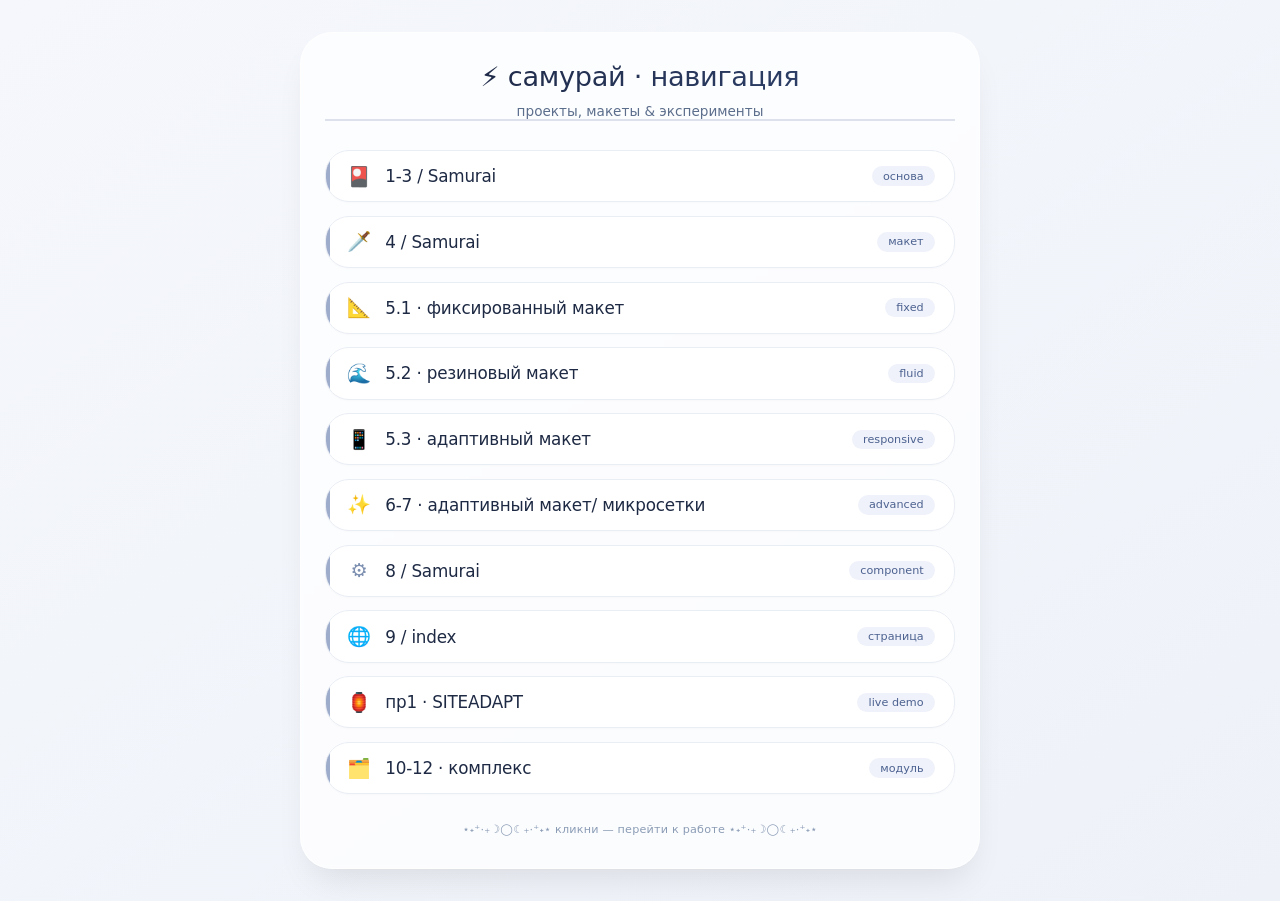
<file: index.html>
<!DOCTYPE html>
<html lang="en">
<head>
    <meta charset="UTF-8">
    <meta name="viewport" content="width=device-width, initial-scale=1.0, viewport-fit=cover">
    <title>Project Navigation · стильный гайд</title>
    <style>
        * {
            margin: 0;
            padding: 0;
            box-sizing: border-box;
        }

        body {
            background: linear-gradient(145deg, #f5f7fc 0%, #eef2f8 100%);
            font-family: 'Segoe UI', 'Inter', system-ui, -apple-system, 'Roboto', 'Helvetica Neue', sans-serif;
            padding: 2rem 1.5rem;
            min-height: 100vh;
            display: flex;
            flex-direction: column;
            justify-content: center;
            align-items: center;
        }

        /* изящная карточка-контейнер */
        .nav-container {
            max-width: 680px;
            width: 100%;
            margin: 0 auto;
            background: rgba(255, 255, 255, 0.75);
            backdrop-filter: blur(2px);
            border-radius: 2rem;
            padding: 1.75rem 1.5rem 2rem 1.5rem;
            box-shadow: 0 20px 35px -12px rgba(0, 0, 0, 0.1), 0 1px 2px rgba(0, 0, 0, 0.02);
            transition: all 0.2s ease;
            border: 1px solid rgba(255, 255, 255, 0.6);
        }

        /* заголовок – мягкий акцент */
        .nav-header {
            text-align: center;
            margin-bottom: 1.8rem;
            border-bottom: 2px solid rgba(98, 114, 164, 0.2);
            display: inline-block;
            width: 100%;
        }
        .nav-header h2 {
            font-size: 1.7rem;
            font-weight: 500;
            letter-spacing: -0.3px;
            background: linear-gradient(135deg, #1F2A48, #2c3e66);
            background-clip: text;
            -webkit-background-clip: text;
            color: transparent;
            display: inline-block;
            margin-bottom: 0.5rem;
        }
        .nav-header p {
            font-size: 0.85rem;
            color: #5b6e8c;
            margin-top: 0.2rem;
            font-weight: 450;
        }

        /* стильная сетка ссылок */
        .links-grid {
            display: flex;
            flex-direction: column;
            gap: 0.85rem;
        }

        /* кастомные ссылки – как нежные плашки */
        .project-link {
            display: flex;
            align-items: center;
            background: white;
            padding: 0.85rem 1.2rem;
            border-radius: 1.5rem;
            text-decoration: none;
            font-weight: 520;
            font-size: 1.05rem;
            color: #1e2a44;
            transition: all 0.25s cubic-bezier(0.2, 0.9, 0.4, 1.1);
            border: 1px solid #e9edf4;
            box-shadow: 0 1px 2px rgba(0,0,0,0.02);
            backdrop-filter: blur(2px);
            position: relative;
            overflow: hidden;
        }

        /* декоративный "акцент" слева */
        .project-link::before {
            content: "";
            position: absolute;
            left: 0;
            top: 0;
            bottom: 0;
            width: 4px;
            background: #7589b5;
            border-radius: 0 4px 4px 0;
            transform: scaleY(0.7);
            transition: transform 0.2s ease, background 0.2s;
            opacity: 0.7;
        }

        /* иконка-индикатор (стрелка или точка) */
        .project-link .link-icon {
            margin-right: 12px;
            font-size: 1.2rem;
            display: inline-flex;
            align-items: center;
            justify-content: center;
            width: 28px;
            color: #7c8fb0;
            transition: transform 0.2s, color 0.2s;
        }

        .project-link .link-text {
            flex: 1;
            letter-spacing: -0.2px;
        }

        /* метка версии / маленький бейдж (необязательно, украшение) */
        .project-link .link-badge {
            font-size: 0.7rem;
            font-weight: 500;
            background: #eff2fa;
            padding: 0.2rem 0.7rem;
            border-radius: 30px;
            color: #4c6190;
            margin-left: 12px;
            transition: all 0.2s;
            letter-spacing: 0;
        }

        /* hover эффект — объём и цвет */
        .project-link:hover {
            background: #ffffff;
            border-color: #cfddee;
            transform: translateY(-2px);
            box-shadow: 0 12px 22px -12px rgba(0, 0, 0, 0.18);
        }

        .project-link:hover::before {
            background: #5272a2;
            transform: scaleY(1);
            opacity: 1;
        }

        .project-link:hover .link-icon {
            color: #2e4a7c;
            transform: translateX(2px);
        }

        .project-link:hover .link-badge {
            background: #e2e9fc;
            color: #2a4b8c;
        }

        /* лёгкий отзывчивый дизайн */
        @media (max-width: 520px) {
            body {
                padding: 1.2rem;
            }
            .nav-container {
                padding: 1.2rem 1rem 1.5rem 1rem;
            }
            .project-link {
                padding: 0.7rem 1rem;
                font-size: 0.95rem;
            }
            .project-link .link-icon {
                font-size: 1rem;
                width: 24px;
            }
            .nav-header h2 {
                font-size: 1.4rem;
            }
        }

        /* тёплый финиш – небольшая цитата/футер */
        .footer-note {
            text-align: center;
            margin-top: 1.8rem;
            font-size: 0.7rem;
            color: #8a9bb5;
            font-weight: 450;
            letter-spacing: 0.2px;
        }

        /* тонкая анимация при загрузке */
        .project-link {
            opacity: 0;
            animation: fadeSlideUp 0.3s forwards;
        }

        @keyframes fadeSlideUp {
            from {
                opacity: 0;
                transform: translateY(8px);
            }
            to {
                opacity: 1;
                transform: translateY(0);
            }
        }

        /* задержка для каждого элемента (плавный вход) */
        .project-link:nth-child(1) { animation-delay: 0.02s; }
        .project-link:nth-child(2) { animation-delay: 0.05s; }
        .project-link:nth-child(3) { animation-delay: 0.08s; }
        .project-link:nth-child(4) { animation-delay: 0.11s; }
        .project-link:nth-child(5) { animation-delay: 0.14s; }
        .project-link:nth-child(6) { animation-delay: 0.17s; }
        .project-link:nth-child(7) { animation-delay: 0.20s; }
        .project-link:nth-child(8) { animation-delay: 0.23s; }
        .project-link:nth-child(9) { animation-delay: 0.26s; }
        .project-link:nth-child(10) { animation-delay: 0.29s; }
    </style>
</head>
<body>
<div class="nav-container">
    <div class="nav-header">
        <h2>⚡ самурай · навигация</h2>
        <p>проекты, макеты & эксперименты</p>
    </div>

    <div class="links-grid">
        <!-- сохранены все исходные ссылки, добавлены иконки и микрометки для стиля -->
        <a href="1-3/Samurai.html" class="project-link">
            <span class="link-icon">🎴</span>
            <span class="link-text">1-3 / Samurai</span>
            <span class="link-badge">основа</span>
        </a>
        <a href="4/Samurai.html" class="project-link">
            <span class="link-icon">🗡️</span>
            <span class="link-text">4 / Samurai</span>
            <span class="link-badge">макет</span>
        </a>
        <a href="5/задание 1 фиксированный макет/Samurai.html" class="project-link">
            <span class="link-icon">📐</span>
            <span class="link-text">5.1 · фиксированный макет</span>
            <span class="link-badge">fixed</span>
        </a>
        <a href="5/задание 2 резиновый макет/Samurai.html" class="project-link">
            <span class="link-icon">🌊</span>
            <span class="link-text">5.2 · резиновый макет</span>
            <span class="link-badge">fluid</span>
        </a>
        <a href="5/задание 3 адаптивный макет/Samurai.html" class="project-link">
            <span class="link-icon">📱</span>
            <span class="link-text">5.3 · адаптивный макет</span>
            <span class="link-badge">responsive</span>
        </a>
        <a href="6/адаптивный макет/Samurai.html" class="project-link">
            <span class="link-icon">✨</span>
            <span class="link-text">6-7 · адаптивный макет/ микросетки</span>
            <span class="link-badge">advanced</span>
        </a>
        <a href="8/Samurai.html" class="project-link">
            <span class="link-icon">⚙️</span>
            <span class="link-text">8 / Samurai</span>
            <span class="link-badge">component</span>
        </a>
        <a href="9/index.html" class="project-link">
            <span class="link-icon">🌐</span>
            <span class="link-text">9 / index</span>
            <span class="link-badge">страница</span>
        </a>
        <a href="SITEADAPT/index.html" class="project-link">
            <span class="link-icon">🏮</span>
            <span class="link-text">пр1 · SITEADAPT</span>
            <span class="link-badge">live demo</span>
        </a>
        <a href="10-12/index.html" class="project-link">
            <span class="link-icon">🗂️</span>
            <span class="link-text">10-12 · комплекс</span>
            <span class="link-badge">модуль</span>
        </a>
    </div>
    <div class="footer-note">
        ⋆˖⁺‧₊☽◯☾₊‧⁺˖⋆  кликни — перейти к работе  ⋆˖⁺‧₊☽◯☾₊‧⁺˖⋆
    </div>
</div>
</body>
</html>
</file>
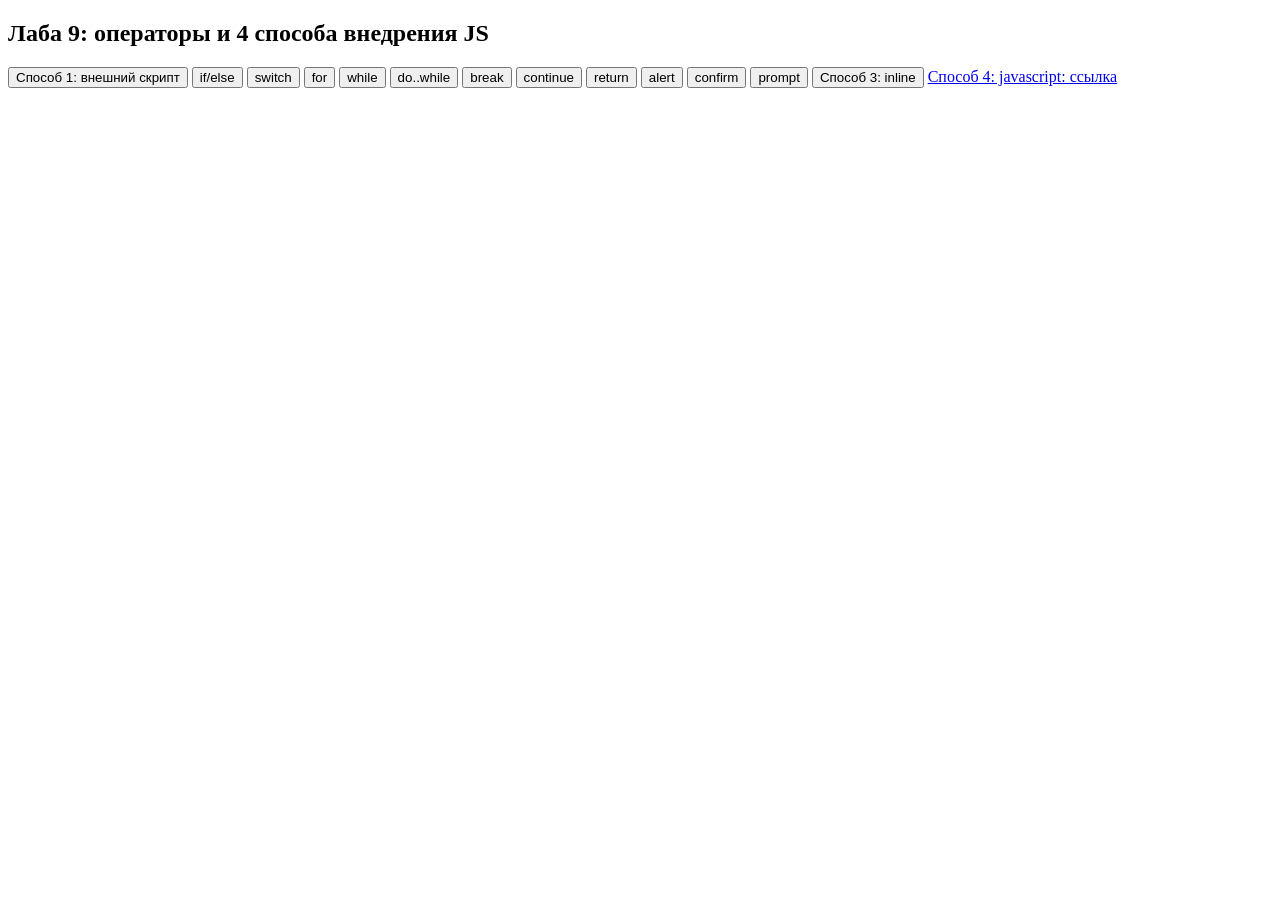
<file: 9/index.html>
<!DOCTYPE html>
<html>
<head>
    <meta charset="UTF-8">
    <title>Лаба 9 — JS</title>
    <!-- СПОСОБ 2: внутренний скрипт в head -->
    <script>
        function testIf() {
            let a = prompt("if/else: введи число");
            if (a === null) return;
            if (a > 0) alert("положительное");
            else if (a < 0) alert("отрицательное");
            else alert("ноль");
        }
        function testSwitch() {
            let d = prompt("switch: день недели (1-7)");
            switch (Number(d)) {
                case 1: alert("ПН"); break;
                case 2: alert("ВТ"); break;
                case 3: alert("СР"); break;
                case 4: alert("ЧТ"); break;
                case 5: alert("ПТ"); break;
                case 6: alert("СБ"); break;
                case 7: alert("ВС"); break;
                default: alert("ошибка");
            }
        }
        function testFor() {
            let sum = 0;
            for (let i = 1; i <= 5; i++) sum += i;
            alert("for: сумма 1..5 = " + sum);
        }
        function testWhile() {
            let i = 1, res = "";
            while (i <= 3) { res += i + " "; i++; }
            alert("while: " + res);
        }
        function testDoWhile() {
            let x = 1, out = "";
            do { out += x + " "; x++; } while (x <= 3);
            alert("do..while: " + out);
        }
        function testBreak() {
            let s = "";
            for (let i = 1; i <= 10; i++) {
                if (i === 5) { s += "[break на 5]"; break; }
                s += i + " ";
            }
            alert("break: " + s);
        }
        function testContinue() {
            let s = "";
            for (let i = 1; i <= 5; i++) {
                if (i === 3) { s += "[пропуск 3] "; continue; }
                s += i + " ";
            }
            alert("continue: " + s);
        }
        function testReturn() {
            function mult(a, b) { return a * b; }
            let r = mult(4, 5);
            alert("return: 4*5 = " + r);
        }
        // диалоги
        function showAlert() { alert("Это alert"); }
        function showConfirm() { let ok = confirm("Нажми OK или Отмена"); alert(ok ? "OK" : "Отмена"); }
        function showPrompt() { let name = prompt("Твое имя?"); if(name) alert("Привет, " + name); }
    </script>
  
</head>
<body>
    <h2>Лаба 9: операторы и 4 способа внедрения JS</h2>

    <!-- СПОСОБ 1: внешний скрипт (lab9.js) -->
    <button onclick="externalFunc()">Способ 1: внешний скрипт</button>
    <script src="script.js"></script>

    <!-- СПОСОБ 2: внутренний скрипт (уже в head) — используем функции оттуда -->
    <button onclick="testIf()">if/else</button>
    <button onclick="testSwitch()">switch</button>
    <button onclick="testFor()">for</button>
    <button onclick="testWhile()">while</button>
    <button onclick="testDoWhile()">do..while</button>
    <button onclick="testBreak()">break</button>
    <button onclick="testContinue()">continue</button>
    <button onclick="testReturn()">return</button>
    <button onclick="showAlert()">alert</button>
    <button onclick="showConfirm()">confirm</button>
    <button onclick="showPrompt()">prompt</button>

    <!-- СПОСОБ 3: inline JS прямо в атрибуте (без отдельной функции) -->
    <button onclick="alert('Это inline-скрипт (способ 3)')">Способ 3: inline</button>

    <!-- СПОСОБ 4: псевдо-ссылка javascript: -->
    <a href="javascript:alert('Способ 4: javascript: псевдоссылка')">Способ 4: javascript: ссылка</a>
</body>
</html>
</file>
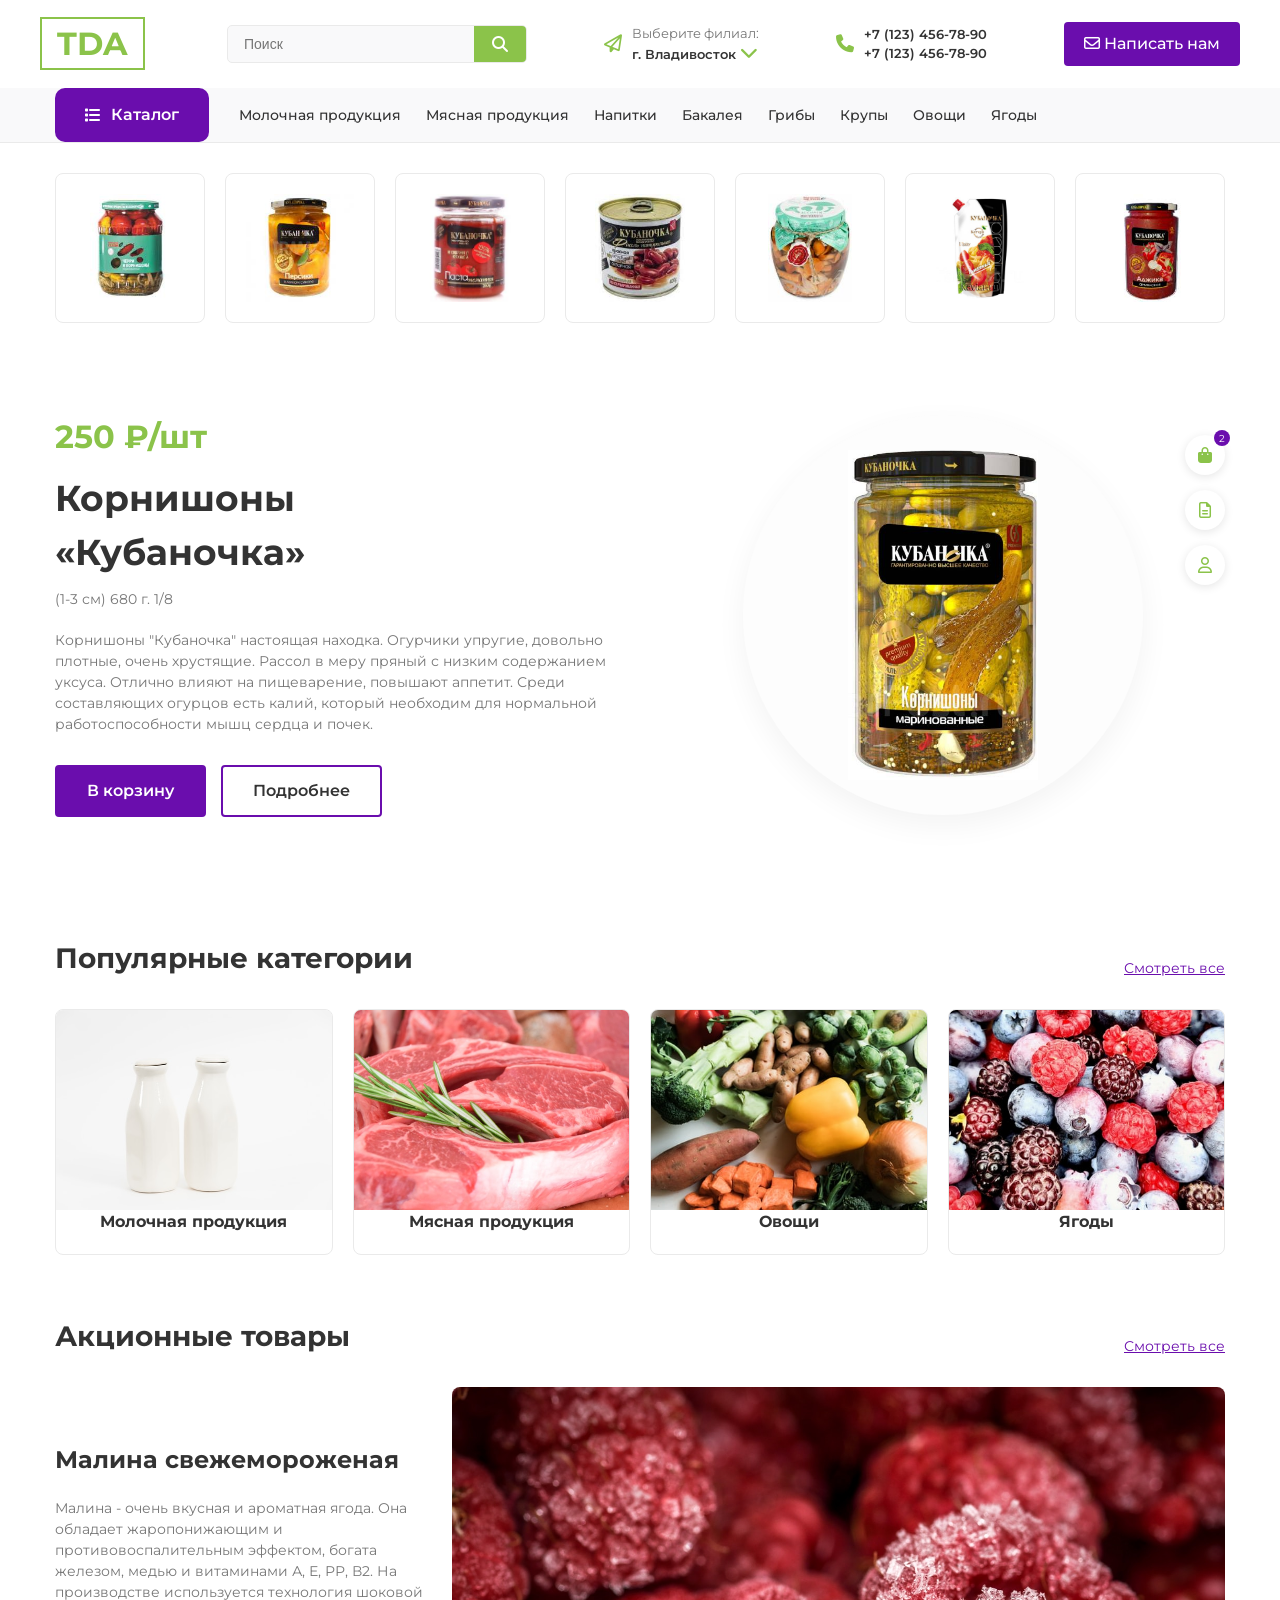
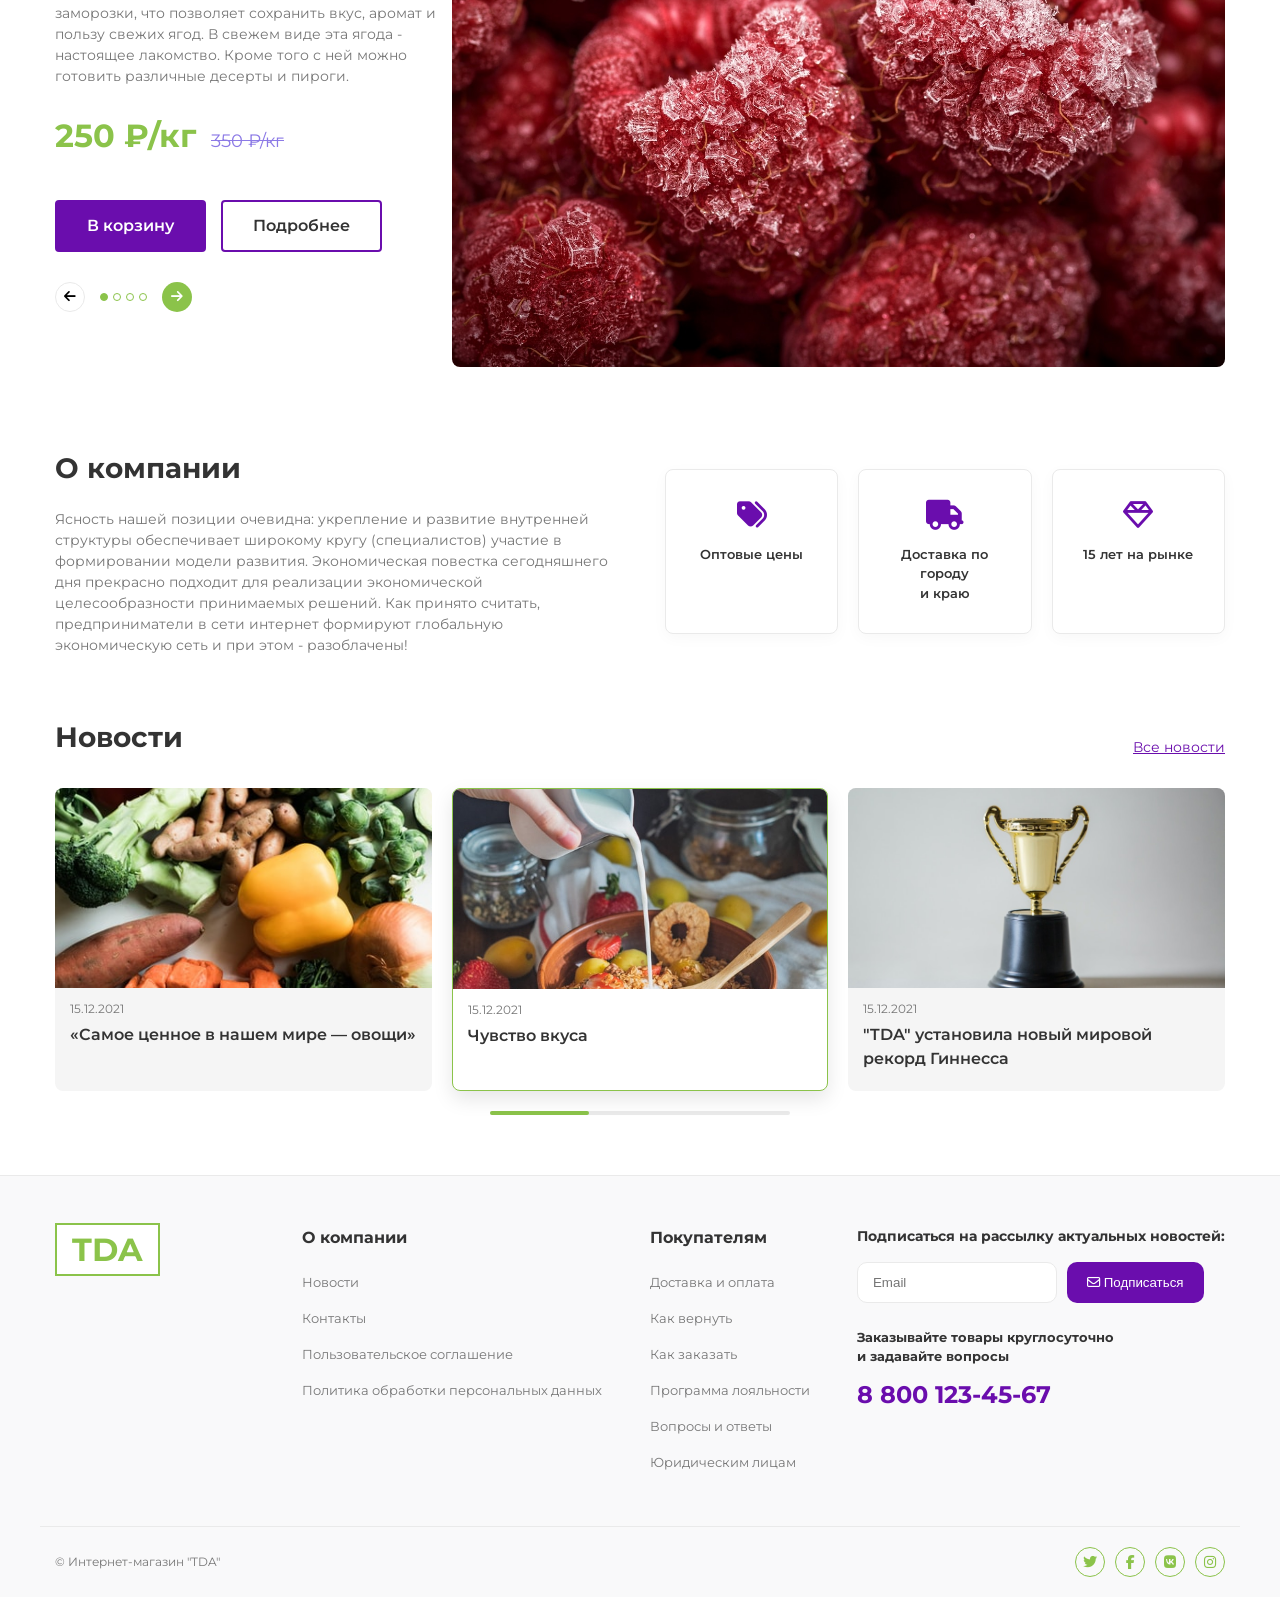
<file: SITEADAPT/index.html>
<!DOCTYPE html>
<html lang="ru">
<head>
    <meta charset="UTF-8">
    <meta name="viewport" content="width=device-width, initial-scale=1.0">
    <title>TDA - Интернет-магазин</title>
    <link href="https://fonts.googleapis.com/css2?family=Montserrat:wght@400;500;600;700&display=swap" rel="stylesheet">
    <link rel="stylesheet" href="https://cdnjs.cloudflare.com/ajax/libs/font-awesome/6.4.0/css/all.min.css">
    <link rel="stylesheet" href="css/style.css">
</head>
<body>
    <header class="header"><!-- голова -->
        <div class="header-top container">
            <div class="logo">
                <span class="logo-text">TDA</span>
            </div>
            <div class="search-bar">
                <input type="text" placeholder="Поиск">
                <button type="submit"><i class="fa-solid fa-search"></i></button>
            </div>
           <input type="checkbox" id="burger-toggle" hidden>

<label for="burger-toggle" class="mobile-burger">
    <i class="fa-solid fa-bars"></i>
</label>

<div class="mobile-menu">
    <a href="#">Каталог</a>
    <a href="#">Молочная продукция</a>
    <a href="#">Мясная продукция</a>
    <a href="#">Напитки</a>
    <a href="#">Бакалея</a>
    <a href="#">Грибы</a>
    <a href="#">Крупы</a>
    <a href="#">Овощи</a>
    <a href="#">Ягоды</a>
</div>
            <div class="header-icons">
                    <div class="icon-circle"><i class="fa-solid fa-shopping-bag"></i><span class="badge">2</span></div>
                    <div class="icon-circle"><i class="fa-regular fa-file-alt"></i></div>
                    <div class="icon-circle"><i class="fa-regular fa-user"></i></div>
                </div>
            <div class="location">
                <i class="fa-regular fa-paper-plane"></i>
                <div>
                    <span class="loc-title">Выберите филиал:</span>
                    <span class="loc-city">г. Владивосток <i class="fa-solid fa-chevron-down"></i></span>
                </div>
            </div>
            <div class="phones">
                <i class="fa-solid fa-phone"></i>
                <div class="phone-numbers">
                    <a href="tel:+71234567890">+7 (123) 456-78-90</a>
                    <a href="tel:+71234567890">+7 (123) 456-78-90</a>
                </div>
            </div>
            <a href="#" class="btn-write"><i class="fa-regular fa-envelope"></i> Написать нам</a>
        </div>
        <nav class="main-nav">
            <div class="container nav-wrapper">
                <a href="#" class="catalog-btn"><i class="fa-solid fa-list"></i> Каталог</a>
                <ul class="nav-links">
                    <li><a href="#">Молочная продукция</a></li>
                    <li><a href="#">Мясная продукция</a></li>
                    <li><a href="#">Напитки</a></li>
                    <li><a href="#">Бакалея</a></li>
                    <li><a href="#">Грибы</a></li>
                    <li><a href="#">Крупы</a></li>
                    <li><a href="#">Овощи</a></li>
                    <li><a href="#">Ягоды</a></li>
                </ul>
            </div>
        </nav>
    </header>
<section class="simple-gallery container"><!-- ===== ГАЛЕРЕЯ ===== -->
    <div class="simple-grid">
        <div class="square-card"><img src="image/bank/1.png"></div>
       <div class="square-card"><img src="image/bank/2.png"></div>
        <div class="square-card"><img src="image/bank/3.png"></div>
         <div class="square-card"><img src="image/bank/4.png"></div>
          <div class="square-card"><img src="image/bank/5.png"></div>
           <div class="square-card"><img src="image/bank/6.png"></div>
            <div class="square-card"><img src="image/bank/7.png"></div>
        <!-- добавьте сколько нужно -->
    </div>
</section>
    <main>
        <section class="hero-section container"><!-- ===== ГЛАВНЫЙ БАННЕР / HERO ===== -->
            <div class="hero-content">
                <div class="price-block">
                    <span class="current-price">250 ₽/шт</span>
                </div>
                
                <h1>Корнишоны<br>«Кубаночка»</h1>
                <span class="subtitle">(1-3 см) 680 г. 1/8</span>
                <p>Корнишоны "Кубаночка" настоящая находка. Огурчики упругие, довольно плотные, очень хрустящие. Рассол в меру пряный с низким содержанием уксуса. Отлично влияют на пищеварение, повышают аппетит. Среди составляющих огурцов есть калий, который необходим для нормальной работоспособности мышц сердца и почек.</p>
                <div class="hero-actions">
                    <a href="#" class="btn-primary">В корзину</a>
                    <a href="#" class="btn-outline">Подробнее</a>
                </div>
                  
            </div>
            <div class="hero-image-slider">
                <div class="circle-showcase">
                    <img src="image/cornish.png" alt="Корнишоны" class="main-product-img">
                </div>
                <div class="side-icons">
                    <div class="icon-circle"><i class="fa-solid fa-shopping-bag"></i><span class="badge">2</span></div>
                    <div class="icon-circle"><i class="fa-regular fa-file-alt"></i></div>
                    <div class="icon-circle"><i class="fa-regular fa-user"></i></div>
                </div>
                
            </div>
        </section>
        <section class="popular-categories container"><!-- ===== ПОПУЛЯРНЫЕ КАТЕГОРИИ ===== -->
            <div class="section-header">
                <h2>Популярные категории</h2>
                <a href="#" class="view-all">Смотреть все</a>
            </div>
            <div class="category-grid">
                <div class="category-card">
                    <img src="image/milk.jpg" alt="Молочная"  >
                    <h3>Молочная продукция</h3>
                </div>
                <div class="category-card">
                    <img src="image/meat.jpg" alt="Мясная">
                    <h3>Мясная продукция</h3>
                </div>
                <div class="category-card">
                    <img src="image/veg.jpg" alt="Овощи" >
                    <h3>Овощи</h3>
                </div>
                <div class="category-card">
                    <img src="image/fruits.jpg" alt="Ягоды" >
                    <h3>Ягоды</h3>
                </div>
            </div>
        </section>
        <section class="promo-items container">
            <div class="section-header">
                <h2>Акционные товары</h2>
                <a href="#" class="view-all">Смотреть все</a>
            </div>
            <div class="promo-content">
                <div class="promo-text">
                    <h3>Малина свежемороженая</h3>
                    <p>Малина - очень вкусная и ароматная ягода. Она обладает жаропонижающим и противовоспалительным эффектом, богата железом, медью и витаминами А, Е, РР, В2. На производстве используется технология шоковой заморозки, что позволяет сохранить вкус, аромат и пользу свежих ягод. В свежем виде эта ягода - настоящее лакомство. Кроме того с ней можно готовить различные десерты и пироги.</p>
                    <div class="promo-pricing">
                        <span class="current-price">250 ₽/кг</span>
                        <span class="old-price">350 ₽/кг</span>
                    </div>
                    <div class="hero-actions">
                        <a href="#" class="btn-primary">В корзину</a>
                        <a href="#" class="btn-outline">Подробнее</a>
                    </div>
                    <div class="slider-controls">
                        <button class="arrow-btn"><i class="fa-solid fa-arrow-left"></i></button>
                        <div class="dots">
                            <span class="dot active"></span>
                            <span class="dot"></span>
                            <span class="dot"></span>
                            <span class="dot"></span>
                        </div>
                        <button class="arrow-btn green"><i class="fa-solid fa-arrow-right"></i></button>
                    </div>
                </div>
                <div class="promo-image">
                    <img src="image/malina.jpg" alt="Малина">
                </div>
            </div>
        </section>
        <section class="about-section container"><!-- ===== О КОМПАНИИ ===== -->
            <div class="about-flex">
                <div class="about-text">
                    <h2>О компании</h2>
                    <p>Ясность нашей позиции очевидна: укрепление и развитие внутренней структуры обеспечивает широкому кругу (специалистов) участие в формировании модели развития. Экономическая повестка сегодняшнего дня прекрасно подходит для реализации экономической целесообразности принимаемых решений. Как принято считать, предприниматели в сети интернет формируют глобальную экономическую сеть и при этом - разоблачены!</p>
                </div>
                <div class="about-features">
                    <div class="feature-card">
                        <i class="fa-solid fa-tags"></i>
                        <span>Оптовые цены</span>
                    </div>
                    <div class="feature-card">
                        <i class="fa-solid fa-truck"></i>
                        <span>Доставка по городу<br>и краю</span>
                    </div>
                    <div class="feature-card">
                        <i class="fa-regular fa-gem"></i>
                        <span>15 лет на рынке</span>
                    </div>
                </div>
            </div>
        </section>
        <section class="news-section container"><!-- ===== НОВОСТИ ===== -->
            <div class="section-header">
                <h2>Новости</h2>
                <a href="#" class="view-all">Все новости</a>
            </div>
            <div class="news-grid">
                <div class="news-card">
                    <img src="image/veg.jpg" alt="Овощи">
                    <div class="news-date">15.12.2021</div>
                    <h4>«Самое ценное в нашем мире — овощи»</h4>
                </div>
                <div class="news-card news-card--highlight">  <!-- вот этот блок выделяется -->
                    <img src="image/table.jpg" alt="Вкус">
                    <div class="news-date">15.12.2021</div>
                    <h4>Чувство вкуса</h4>
                </div>
                <div class="news-card">
                    <img src="image/Cub.jpg" alt="Кубок">
                    <div class="news-date">15.12.2021</div>
                    <h4>"TDA" установила новый мировой рекорд Гиннесса</h4>
                </div>
            </div>
            <div class="progress-bar-container">
                <div class="progress-bar"></div>
            </div>
        </section>
    </main>
    <footer class="footer">
        <div class="container footer-top">
            <div class="footer-logo">
                <span class="logo-text">TDA</span>
            </div>
            <div class="footer-links">
                <h4>О компании</h4>
                <ul>
                    <li><a href="#">Новости</a></li>
                    <li><a href="#">Контакты</a></li>
                    <li><a href="#">Пользовательское соглашение</a></li>
                    <li><a href="#">Политика обработки персональных данных</a></li>
                </ul>
            </div>
            <div class="footer-links">
                <h4>Покупателям</h4>
                <ul>
                    <li><a href="#">Доставка и оплата</a></li>
                    <li><a href="#">Как вернуть</a></li>
                    <li><a href="#">Как заказать</a></li>
                    <li><a href="#">Программа лояльности</a></li>
                    <li><a href="#">Вопросы и ответы</a></li>
                    <li><a href="#">Юридическим лицам</a></li>
                </ul>
            </div>
            <div class="footer-subscribe">
                <h4>Подписаться на рассылку актуальных новостей:</h4>
                <form class="subscribe-form">
                    <input type="email" placeholder="Email">
                    <button type="submit"><i class="fa-regular fa-envelope"></i> Подписаться</button>
                </form>
                <div class="footer-contacts">
                    <p><strong>Заказывайте товары круглосуточно<br>и задавайте вопросы</strong></p>
                    <a href="tel:88001234567" class="footer-phone">8 800 123-45-67</a>
                </div>
            </div>
        </div>
        <div class="container footer-bottom">
            <p>© Интернет-магазин "TDA"</p>
            <div class="socials">
                <a href="#"><i class="fa-brands fa-twitter"></i></a>
                <a href="#"><i class="fa-brands fa-facebook-f"></i></a>
                <a href="#"><i class="fa-brands fa-vk"></i></a>
                <a href="#"><i class="fa-brands fa-instagram"></i></a>
            </div>
        </div>
    </footer>
</body>
</html>
</file>
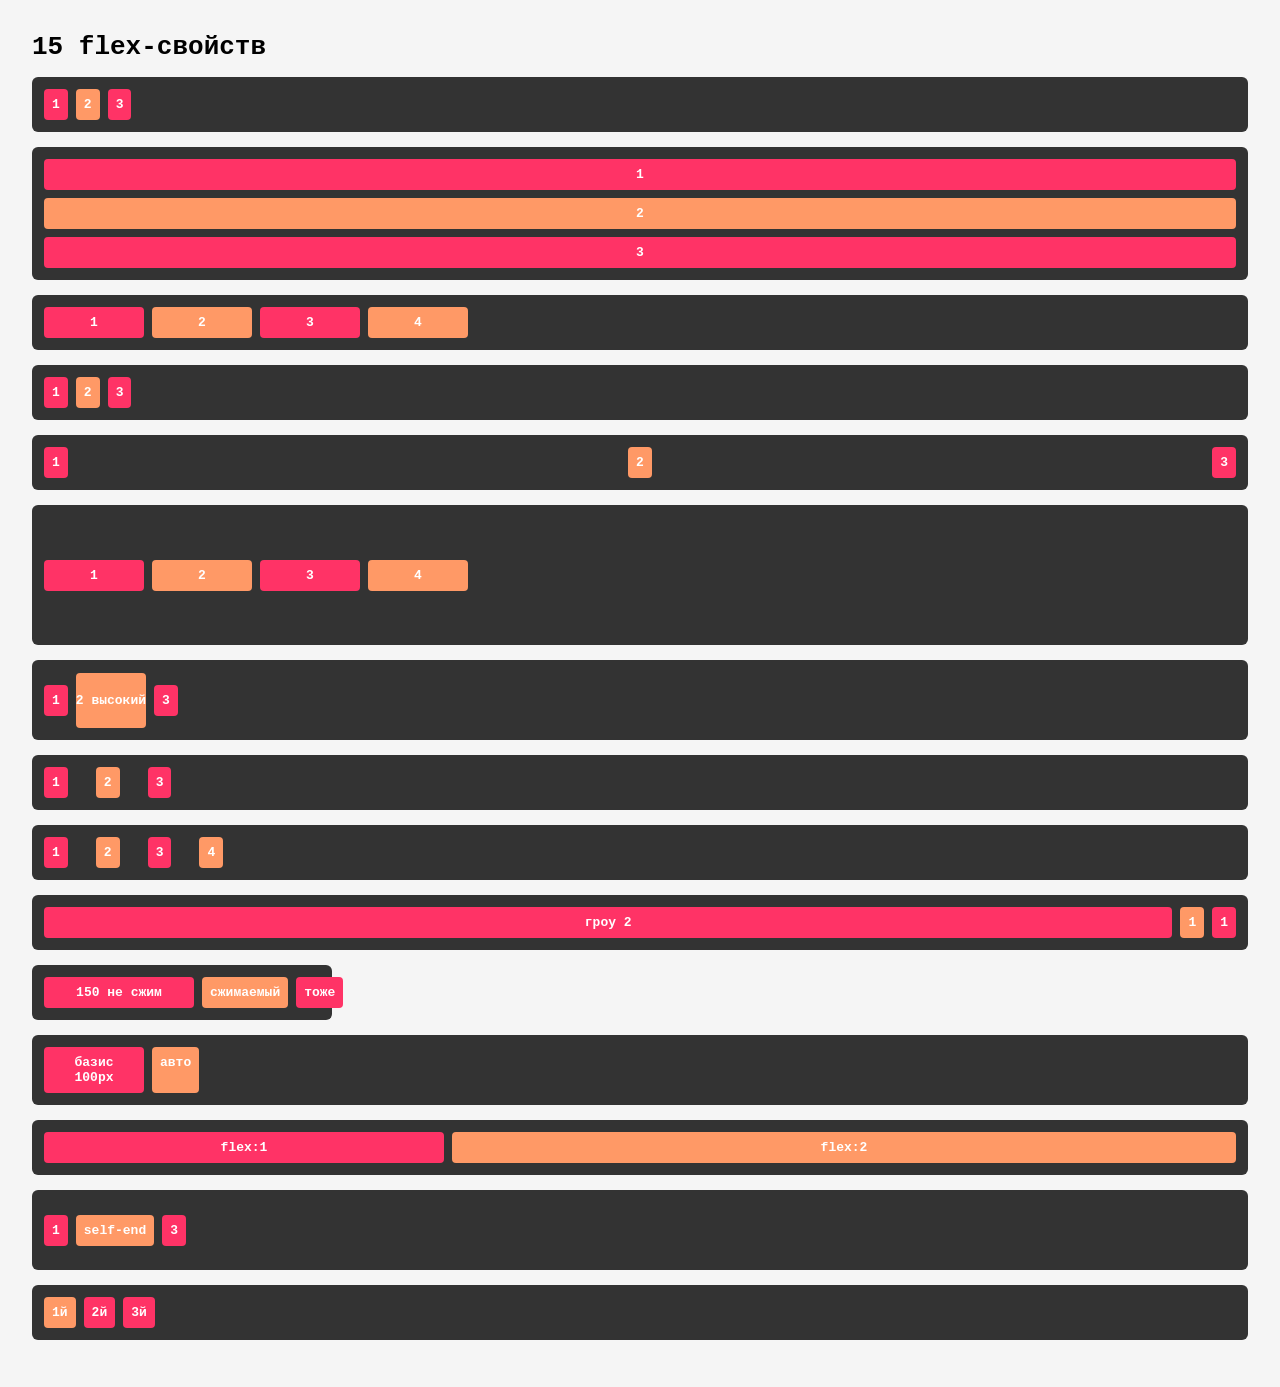
<file: 5/пример/index.html>
<!DOCTYPE html>
<html lang="ru">
<head>
    <meta charset="UTF-8">
    <title>Flex: 15 свойств</title>
    <link rel="stylesheet" href="style.css">
</head>
<body>
    <h1>15 flex-свойств</h1>
    
    <div class="box">
        <div class="container" id="ex1"> <div class="item">1</div> <div class="item">2</div> <div class="item">3</div> </div>
        <div class="container" id="ex2"> <div class="item">1</div> <div class="item">2</div> <div class="item">3</div> </div>
        <div class="container" id="ex3"> <div class="item">1</div> <div class="item">2</div> <div class="item">3</div> <div class="item">4</div> </div>
        <div class="container" id="ex4"> <div class="item">1</div> <div class="item">2</div> <div class="item">3</div> </div>
        <div class="container" id="ex5"> <div class="item">1</div> <div class="item">2</div> <div class="item">3</div> </div>
        <div class="container" id="ex6"> <div class="item">1</div> <div class="item">2</div> <div class="item">3</div> <div class="item">4</div> </div>
        <div class="container" id="ex7"> <div class="item">1</div> <div class="item" style="padding:20px 0;">2 высокий</div> <div class="item">3</div> </div>
        <div class="container" id="ex8"> <div class="item">1</div> <div class="item">2</div> <div class="item">3</div> </div>
        <div class="container" id="ex9"> <div class="item">1</div> <div class="item">2</div> <div class="item">3</div> <div class="item">4</div> </div>
        <div class="container" id="ex10"><div class="item">гроу 2</div><div class="item">1</div><div class="item">1</div></div>
        <div class="container" id="ex11"><div class="item" style="width:150px">150 не сжим</div><div class="item">сжимаемый</div><div class="item">тоже</div></div>
        <div class="container" id="ex12"><div class="item">базис 100px</div><div class="item">авто</div></div>
        <div class="container" id="ex13"><div class="item">flex:1</div><div class="item">flex:2</div></div>
        <div class="container" id="ex14"><div class="item">1</div><div class="item" class="self">self-end</div><div class="item">3</div></div>
        <div class="container" id="ex15"><div class="item" style="order:2">2й</div><div class="item" style="order:1">1й</div><div class="item" style="order:3">3й</div></div>
    </div>
</body>
</html>
</file>
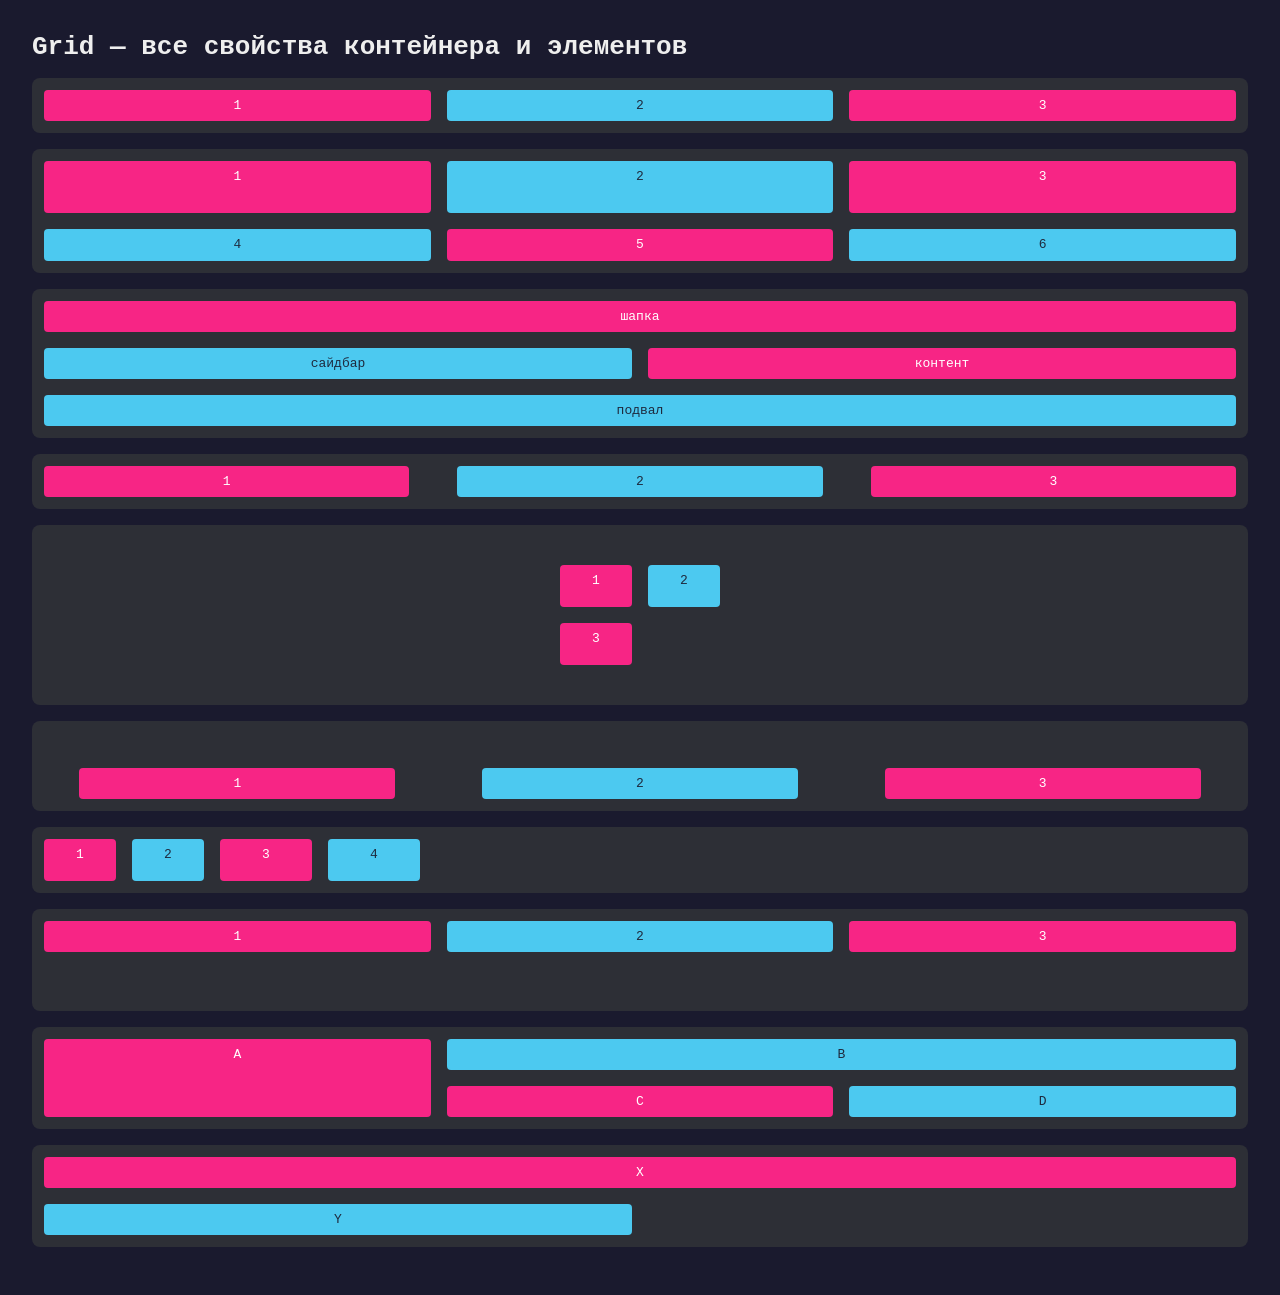
<file: 6/пример/index.html>
<!DOCTYPE html>
<html lang="ru">
<head>
    <meta charset="UTF-8">
    <title>Grid: все свойства</title>
    <link rel="stylesheet" href="style.css">
</head>
<body>
    <h1>Grid — все свойства контейнера и элементов</h1>

    <div class="d1"><div>1</div><div>2</div><div>3</div></div>
    <div class="d2"><div>1</div><div>2</div><div>3</div><div>4</div><div>5</div><div>6</div></div>
    <div class="d3"><div>шапка</div><div>сайдбар</div><div>контент</div><div>подвал</div></div>
    <div class="d4"><div>1</div><div>2</div><div>3</div></div>
    <div class="d5"><div>1</div><div>2</div><div>3</div></div>
    <div class="d6"><div>1</div><div>2</div><div>3</div></div>
    <div class="d7"><div>1</div><div>2</div><div>3</div><div>4</div></div>
    <div class="d8"><div>1</div><div>2</div><div>3</div></div>
    <div class="d9"><div class="a">A</div><div class="b">B</div><div>C</div><div>D</div></div>
    <div class="d10"><div class="x">X</div><div>Y</div></div>
</body>
</html>
</file>
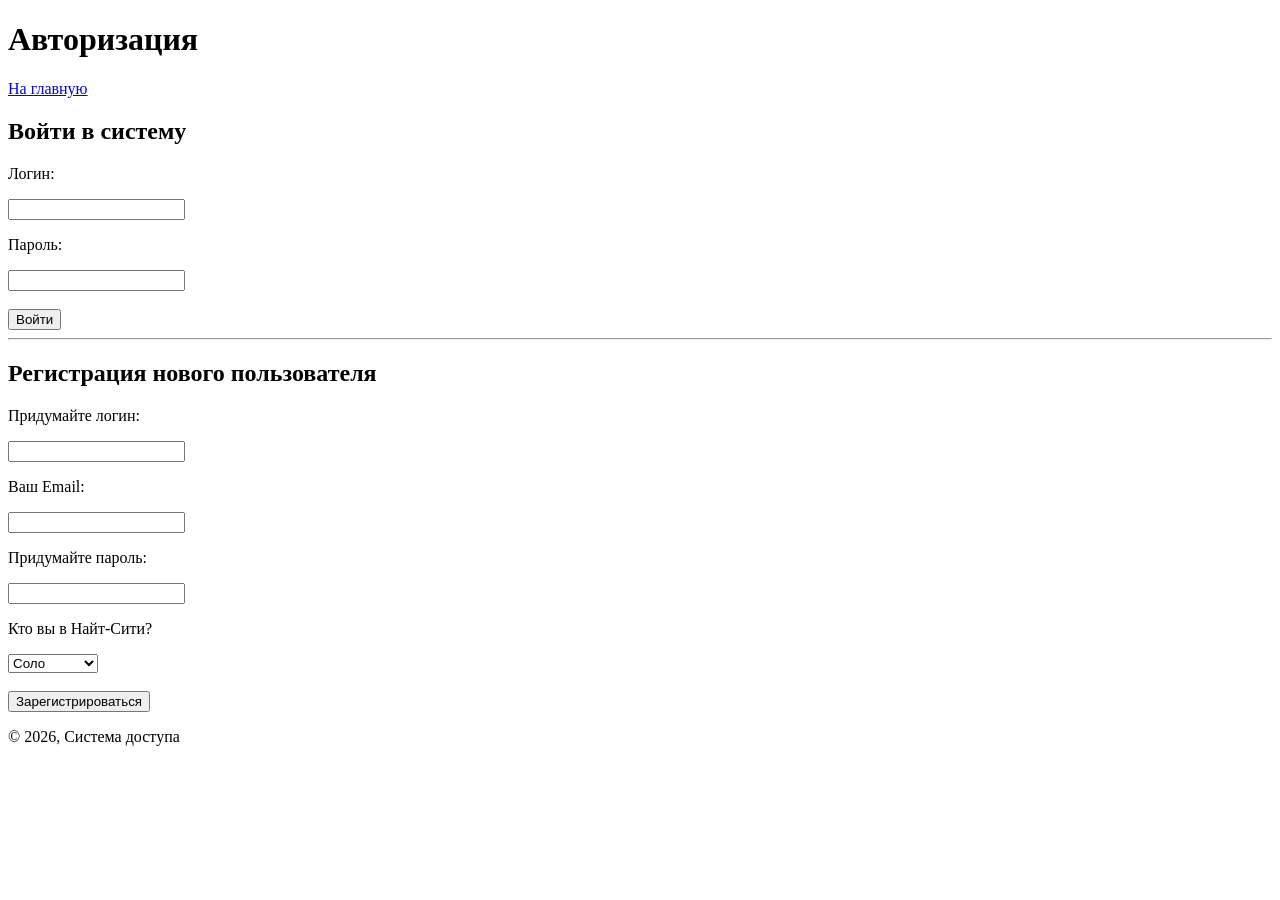
<file: 1-3/auth.html>
<!DOCTYPE html>
<html lang="ru">
<head>
    <meta charset="UTF-8">
    <title>Вход и Регистрация</title>
</head>
<body>
    <h1>Авторизация</h1>
   

    <p><a href="Samurai.html">На главную</a></p>

    <h2>Войти в систему</h2>
    <form>
        <p>Логин:</p>
        <input type="text">
        <p>Пароль:</p>
        <input type="password">
        <br><br>
        <button>Войти</button>
    </form>

    <hr>

    <h2>Регистрация нового пользователя</h2>
    <form>
        <p>Придумайте логин:</p>
        <input type="text">

        <p>Ваш Email:</p>
        <input type="email">

        <p>Придумайте пароль:</p>
        <input type="password">

        <p>Кто вы в Найт-Сити?</p>
        <select>
            <option>Соло</option>
            <option>Нетраннер</option>
            <option>Рокер</option>
        </select>
        <br><br>
        <button>Зарегистрироваться</button>
    </form>

 

    <footer>
        <p>© 2026, Система доступа</p>
    </footer>
</body>
</html>
</file>
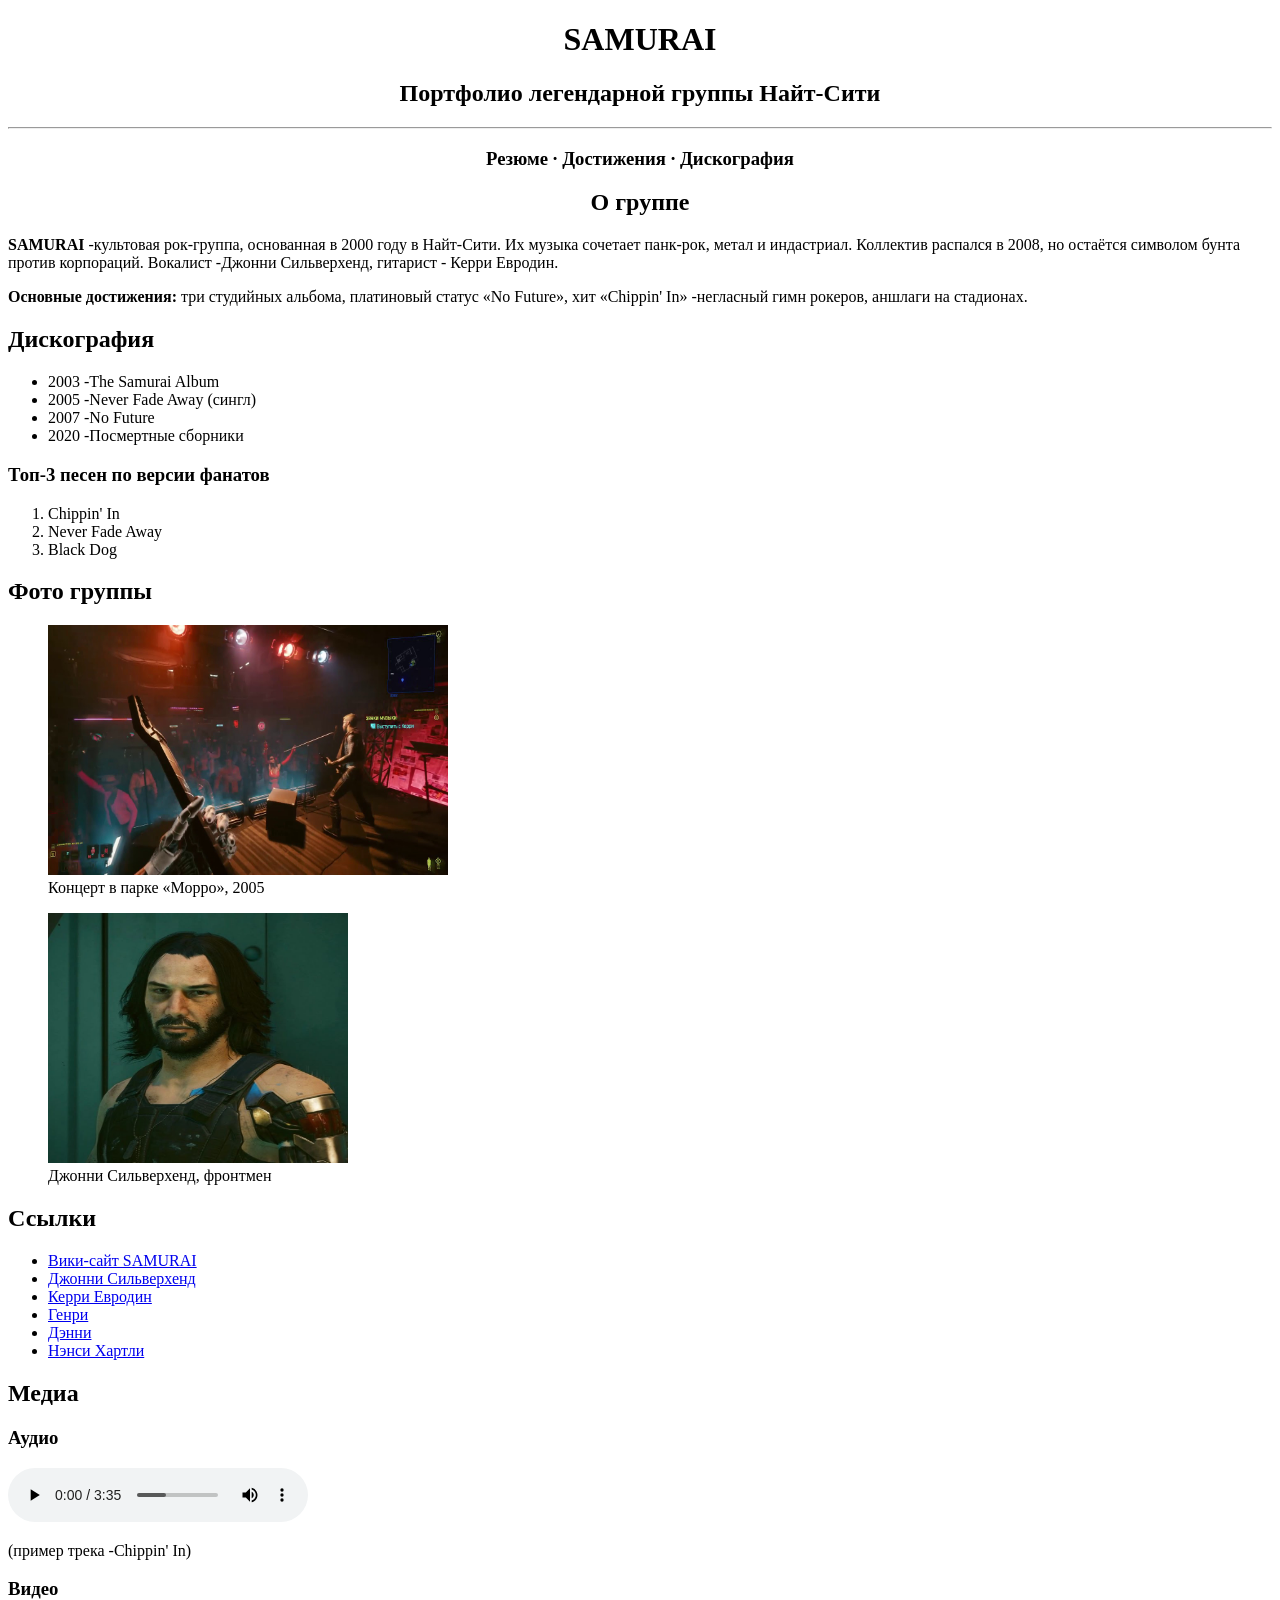
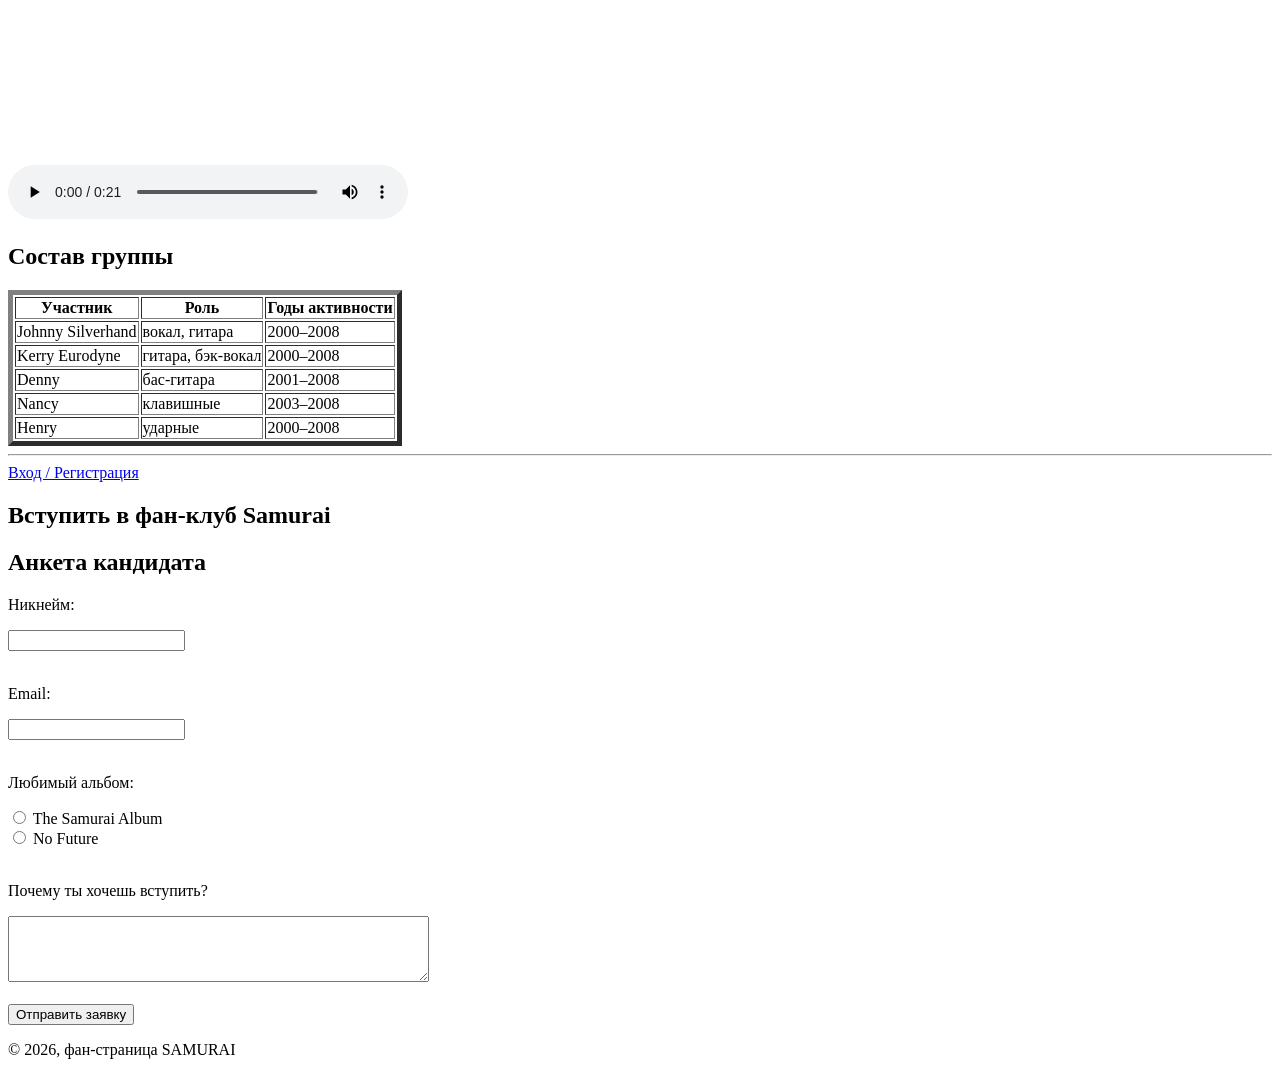
<file: 1-3/Samurai.html>
<!DOCTYPE html>
<html lang="ru">
<head>
    <meta charset="UTF-8">
    <title>Samurai · Портфолио и резюме</title>
</head>
<body>
    <!--Заголовки-->
    <h1 align = center>SAMURAI</h1>
    <h2 align = center>Портфолио легендарной группы Найт-Сити</h2>
    <hr>
    <h3 align = center>Резюме · Достижения · Дискография</h3>

    

    <!-- Текст -->
    <h2 align = center>О группе</h2>
    <p>
        <strong>SAMURAI</strong> -культовая рок-группа, основанная в 2000 году в Найт-Сити. 
        Их музыка сочетает панк-рок, метал и индастриал. Коллектив распался в 2008, 
        но остаётся символом бунта против корпораций. Вокалист -Джонни Сильверхенд, 
        гитарист - Керри Евродин.
    </p>

    <p>
        <strong>Основные достижения:</strong> три студийных альбома, платиновый статус 
        «No Future», хит «Chippin' In» -негласный гимн рокеров, аншлаги на стадионах.
    </p>

    <!-- Списки -->
    <h2>Дискография</h2>
    <ul>
        <li>2003 -The Samurai Album</li>
        <li>2005 -Never Fade Away (сингл)</li>
        <li>2007 -No Future</li>
        <li>2020 -Посмертные сборники</li>
    </ul>

    <h3>Топ-3 песен по версии фанатов</h3>
    <ol>
        <li>Chippin' In</li>
        <li>Never Fade Away</li>
        <li>Black Dog</li>
    </ol>

    <!-- Фотографии -->
    <h2>Фото группы</h2>
    <figure>
        <img src="images/Morro.jpg" alt="Samurai live 2005" width="400" height="250">
        <figcaption>Концерт в парке «Морро», 2005</figcaption>
    </figure>
    <figure>
        <img src="images/Jhonny.jpg" alt="Johnny Silverhand" width="300" height="250">
        <figcaption>Джонни Сильверхенд, фронтмен</figcaption>
    </figure>

    <!-- гипперссылки -->
    <h2>Ссылки</h2>
    <ul>
        <li><a href="https://cyberpunk.fandom.com/ru/wiki/Samurai">Вики-сайт SAMURAI</a></li>
        <li><a href="https://cyberpunk.fandom.com/ru/wiki/Джонни_Сильверхенд">Джонни Сильверхенд</a></li>
        <li><a href="https://cyberpunk.fandom.com/ru/wiki/Керри_Евродин">Керри Евродин</a></li>
        <li><a href="https://cyberpunk.fandom.com/ru/wiki/Генри">Генри</a></li>
        <li><a href="https://cyberpunk.fandom.com/ru/wiki/Денни">Дэнни</a></li>
        <li><a href="https://cyberpunk.fandom.com/ru/wiki/Нэнси_Хартли">Нэнси Хартли</a></li>
    </ul>

    <!-- Аудио+видео -->
    <h2>Медиа</h2>
    <h3>Аудио</h3>
    <audio src="audio/SAMURAI_Refused_-_Chippin_In_65258049.mp3" controls> </audio>
    <p>(пример трека -Chippin' In)</p>

    <h3>Видео</h3>
    <video src="video/CyberShow.mp4" controls width="400"></video>
       

    <!-- таблица -->
    <h2>Состав группы</h2>
    <table border ="5">
        <thead>
            <tr>
                <th>Участник</th>
                <th>Роль</th>
                <th>Годы активности</th>
            </tr>
        </thead>
        <tbody>
            <tr>
                <td>Johnny Silverhand</td>
                <td>вокал, гитара</td>
                <td>2000–2008</td>
            </tr>
            <tr>
                <td>Kerry Eurodyne</td>
                <td>гитара, бэк-вокал</td>
                <td>2000–2008</td>
            </tr>
            <tr>
                <td>Denny</td>
                <td>бас-гитара</td>
                <td>2001–2008</td>
            </tr>
            <tr>
                <td>Nancy</td>
                <td>клавишные</td>
                <td>2003–2008</td>
            </tr>
            <tr>
                <td>Henry</td>
                <td>ударные</td>
                <td>2000–2008</td>
            </tr>
        </tbody>
    </table>
    <hr>
<a href="auth.html">Вход / Регистрация</a>
    <!-- Форма -->
    <h2>Вступить в фан-клуб Samurai</h2>
   <form>
        <h2>Анкета кандидата</h2>

        <p>Никнейм:</p>
        <input type="text">
        <br><br>

        <p>Email:</p>
        <input type="email">
        <br><br>

        <p>Любимый альбом:</p>
        <input type="radio"> The Samurai Album
        <br>
        <input type="radio"> No Future
        <br><br>

        <p>Почему ты хочешь вступить?</p>
        <textarea rows="4" cols="50"></textarea>
        <br><br>

        <button>Отправить заявку</button>
    </form>

    
    <footer>
        <p>© 2026, фан-страница SAMURAI</p>
    </footer>
</body>
</html>
</file>
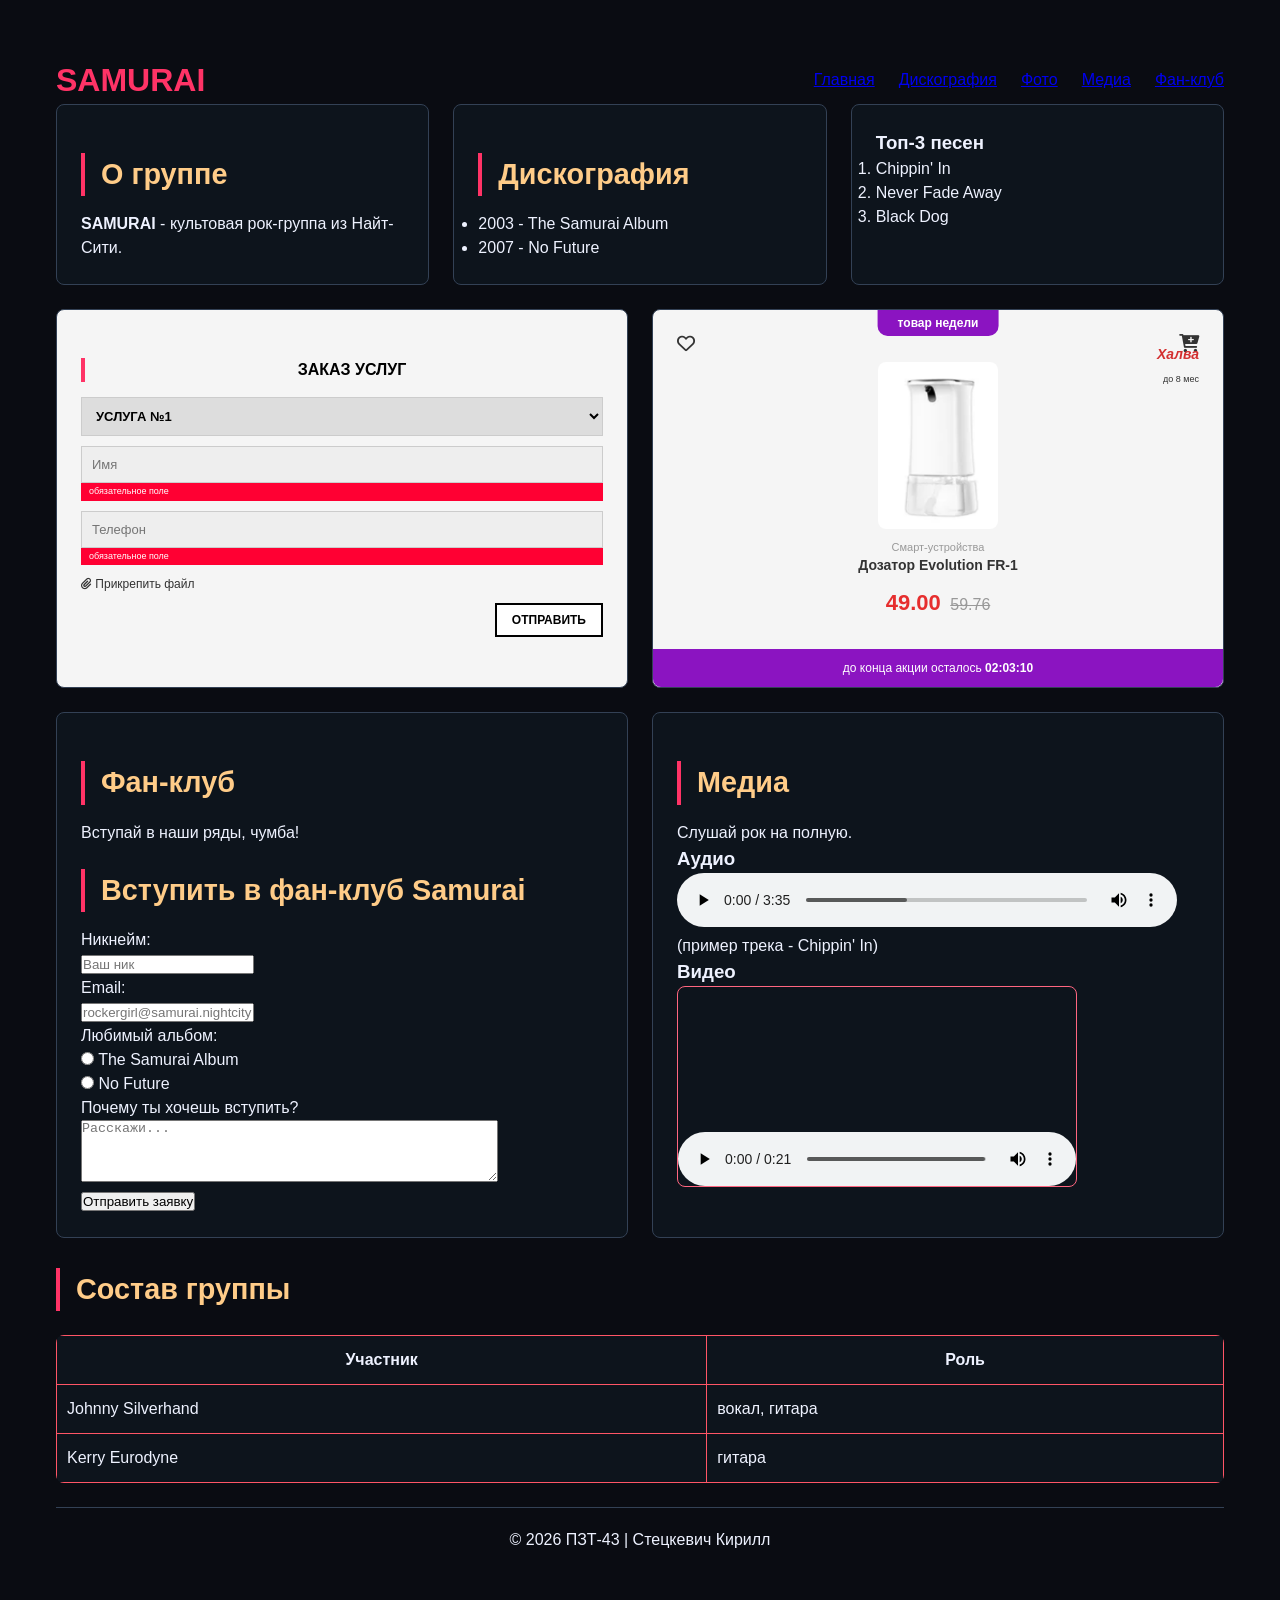
<file: 8/flex.html>
<!DOCTYPE html>
<html lang="ru">
<head>
    <meta charset="UTF-8">
    <meta name="viewport" content="width=device-width, initial-scale=1.0">
    <title>Вариант 0 · Резиновый макет (SAMURAI + Microgrids)</title>
    <meta name="keywords" content="Samurai, Cyberpunk, рок-группа">
    <link rel="stylesheet" href="https://cdnjs.cloudflare.com/ajax/libs/font-awesome/6.0.0/css/all.min.css">
    <style>
        /* ========== 1. ОРИГИНАЛЬНЫЕ СТИЛИ САЙТА ========== */
        * { margin: 0; padding: 0; box-sizing: border-box; }
        body {
            font-family: 'Inter', sans-serif;
            background: #0a0c12;
            color: #eef2ff;
            line-height: 1.5;
            padding: 2rem;
        }
        h2 { font-size: 1.8rem; border-left: 4px solid #ff3366; padding-left: 1rem; margin: 1.5rem 0 1rem; color: #ffcc88; }
        
        .adaptive-container { max-width: 1280px; margin: 0 auto; padding: 1.5rem; }
        .header { display: flex; flex-direction: row; justify-content: space-between; align-items: center; flex-wrap: wrap; gap: 20px; }
        .main-nav { display: flex; flex-direction: row; gap: 1.5rem; flex-wrap: wrap; }
        
        .grid-blocks { display: flex; flex-flow: row wrap; gap: 1.5rem; }
        .block { background: rgba(15,25,35,0.6); padding: 1.5rem; border: 1px solid #334155; border-radius: 8px; }
        
        .block-1, .block-2, .block-3 { flex: 1 1 30%; }
        .block-4 { flex: 1 1 100%; }
        .block-5, .block-6 { flex: 1 1 calc(50% - 0.75rem); }

        /* Таблица и прочее */
        table { width: 100%; border-collapse: collapse; margin: 1.5rem 0; background: rgba(15,25,35,0.6); border-radius: 8px; overflow: hidden; }
        th, td { padding: 12px 10px; border: 1px solid #ff5566; }
        img { max-width: 100%; height: auto; border-radius: 8px; }

        /* ========== 2. СТИЛИ ТВОИХ МИКРОСЕТОК (Адаптивные) ========== */
        /* Блоки для микросеток сделаем 50/50, чтобы они сжимались */
        .block-micro-left, .block-micro-right { 
            flex: 1 1 calc(50% - 0.75rem); 
            display: flex; 
            flex-direction: column; 
            align-items: stretch;
            background: #f5f5f5; /* Светлый фон, чтобы выделить на темном сайте */
            color: #333;
        }

        /* --- МИКРОСЕТКА: ФОРМА --- */
        .m-form { width: 100%; }
        .m-form-title { text-align: center; font-size: 16px; font-weight: bold; margin-bottom: 15px; color: #000; text-transform: uppercase; }
        .m-input-group { margin-bottom: 10px; }
        .m-input { width: 100%; padding: 10px; border: 1px solid #ccc; background: #eee; font-size: 13px; outline: none; }
        .m-red-tag { background: #ff0033; color: white; font-size: 9px; padding: 2px 8px; display: block; width: 100%; }
        .m-form-btn { border: 2px solid #000; background: white; padding: 8px 15px; font-weight: bold; cursor: pointer; text-transform: uppercase; font-size: 12px; margin-left: auto; display: block; }

        /* --- МИКРОСЕТКА: ТОВАР --- */
        .m-card { width: 100%; position: relative; display: flex; flex-direction: column; align-items: center; text-align: center; }
        .m-badge { background: #8b14c1; color: white; padding: 4px 20px; font-size: 12px; font-weight: bold; border-radius: 0 0 10px 10px; position: absolute; top: -24px; left: 50%; transform: translateX(-50%); white-space: nowrap; }
        .m-halva { position: absolute; right: 0; top: 10px; text-align: right; }
        .m-h-name { color: #d32f2f; font-weight: 900; font-style: italic; font-size: 14px; display: block; }
        .m-price-now { color: #e62e2e; font-size: 22px; font-weight: bold; }
        .m-price-old { color: #999; text-decoration: line-through; font-size: 16px; margin-left: 5px; }
        .m-timer { background: #8b14c1; color: white; width: calc(100% + 3rem); margin: 20px -1.5rem -1.5rem; padding: 10px; font-size: 12px; border-radius: 0 0 8px 8px; }

        /* ========== 3. BREAKPOINTS ========== */
        @media (max-width: 768px) {
            .block-1, .block-2, .block-3, .block-4, .block-5, .block-6, .block-micro-left, .block-micro-right {
                flex: 1 1 100%;
            }
        }
    </style>
</head>
<body>
    <div class="adaptive-container">
        <header class="header">
            <div class="logo" style="font-size: 2rem; font-weight: bold; color: #ff3366;">SAMURAI</div>
            <nav class="main-nav">
                <a href="#">Главная</a>
                <a href="#">Дискография</a>
                <a href="#">Фото</a>
                <a href="#">Медиа</a>
                <a href="#">Фан-клуб</a>
            </nav>
        </header>

        <div class="grid-blocks">
            <div class="block block-1">
                <h2>О группе</h2>
                <p><strong>SAMURAI</strong> - культовая рок-группа из Найт-Сити.</p>
            </div>
            <div class="block block-2">
                <h2>Дискография</h2>
                <ul><li>2003 - The Samurai Album</li><li>2007 - No Future</li></ul>
            </div>
            <div class="block block-3">
                <h3>Топ-3 песен</h3>
                <ol><li>Chippin' In</li><li>Never Fade Away</li><li>Black Dog</li></ol>
            </div>

           

            <div class="block block-micro-left">
                <div class="m-form">
                    <h2 class="m-form-title">Заказ услуг</h2>
                    <div class="m-input-group">
                        <select class="m-input" style="background:#ddd; font-weight:bold;"><option>УСЛУГА №1</option></select>
                    </div>
                    <div class="m-input-group">
                        <input type="text" class="m-input" placeholder="Имя">
                        <span class="m-red-tag">обязательное поле</span>
                    </div>
                    <div class="m-input-group">
                        <input type="text" class="m-input" placeholder="Телефон">
                        <span class="m-red-tag">обязательное поле</span>
                    </div>
                    <div style="font-size:12px; margin: 10px 0;"><i class="fa-solid fa-paperclip"></i> Прикрепить файл</div>
                    <button class="m-form-btn">Отправить</button>
                </div>
            </div>

            <div class="block block-micro-right">
                <div class="m-card">
                    <div class="m-badge">товар недели</div>
                    <div style="display:flex; width:100%; justify-content:space-between; font-size:18px;">
                        <i class="fa-regular fa-heart"></i>
                        <i class="fa-solid fa-cart-plus"></i>
                    </div>
                    <div class="m-halva">
                        <span class="m-h-name">Халва</span>
                        <span style="font-size:9px;">до 8 мес</span>
                    </div>
                    <img src="doz.png" style="width:120px; margin:10px 0;">
                    <p style="font-size:11px; color:#999;">Смарт-устройства</p>
                    <h3 style="font-size:14px; margin-bottom:10px;">Дозатор Evolution FR-1</h3>
                    <div style="margin-bottom:10px;">
                        <span class="m-price-now">49.00</span> <span class="m-price-old">59.76</span>
                    </div>
                    <div class="m-timer">до конца акции осталось <strong>02:03:10</strong></div>
                </div>
            </div>

            <div class="block block-5">
                <h2>Фан-клуб</h2>
                <p>Вступай в наши ряды, чумба!</p>
                <h2>Вступить в фан-клуб Samurai</h2>
                <form>
                    <p>Никнейм:</p>
                    <input type="text" placeholder="Ваш ник">
                    <p>Email:</p>
                    <input type="email" placeholder="rockergirl@samurai.nightcity">
                    <p>Любимый альбом:</p>
                    <input type="radio" name="album"> The Samurai Album<br>
                    <input type="radio" name="album"> No Future
                    <p>Почему ты хочешь вступить?</p>
                    <textarea rows="4" cols="50" placeholder="Расскажи..."></textarea>
                    <button>Отправить заявку</button>
                </form>
            </div>
            <div class="block block-6">
                <h2>Медиа</h2>
                <p>Слушай рок на полную.</p>
                <div>
                        <h3>Аудио</h3>
                        <audio src="audio/SAMURAI_Refused_-_Chippin_In_65258049.mp3" controls style="width: 100%; max-width: 500px;"></audio>
                        <p>(пример трека - Chippin' In)</p>
                    </div>
                    <div>
                        <h3>Видео</h3>
                        <video src="video/CyberShow.mp4" controls width="400" style="border-radius: 8px; border: 1px solid #ff6680;"></video>
                    </div>
            </div>
        </div>

        <h2 style="margin-top: 30px;">Состав группы</h2>
        <table>
            <thead><tr><th>Участник</th><th>Роль</th></tr></thead>
            <tbody>
                <tr><td>Johnny Silverhand</td><td>вокал, гитара</td></tr>
                <tr><td>Kerry Eurodyne</td><td>гитара</td></tr>
            </tbody>
        </table>

        <footer class="footer" style="text-align: center; padding: 20px; border-top: 1px solid #334155; margin-top: 20px;">
            <p>© 2026 ПЗТ-43 | Стецкевич Кирилл</p>
        </footer>
    </div>
</body>
</html>
</file>
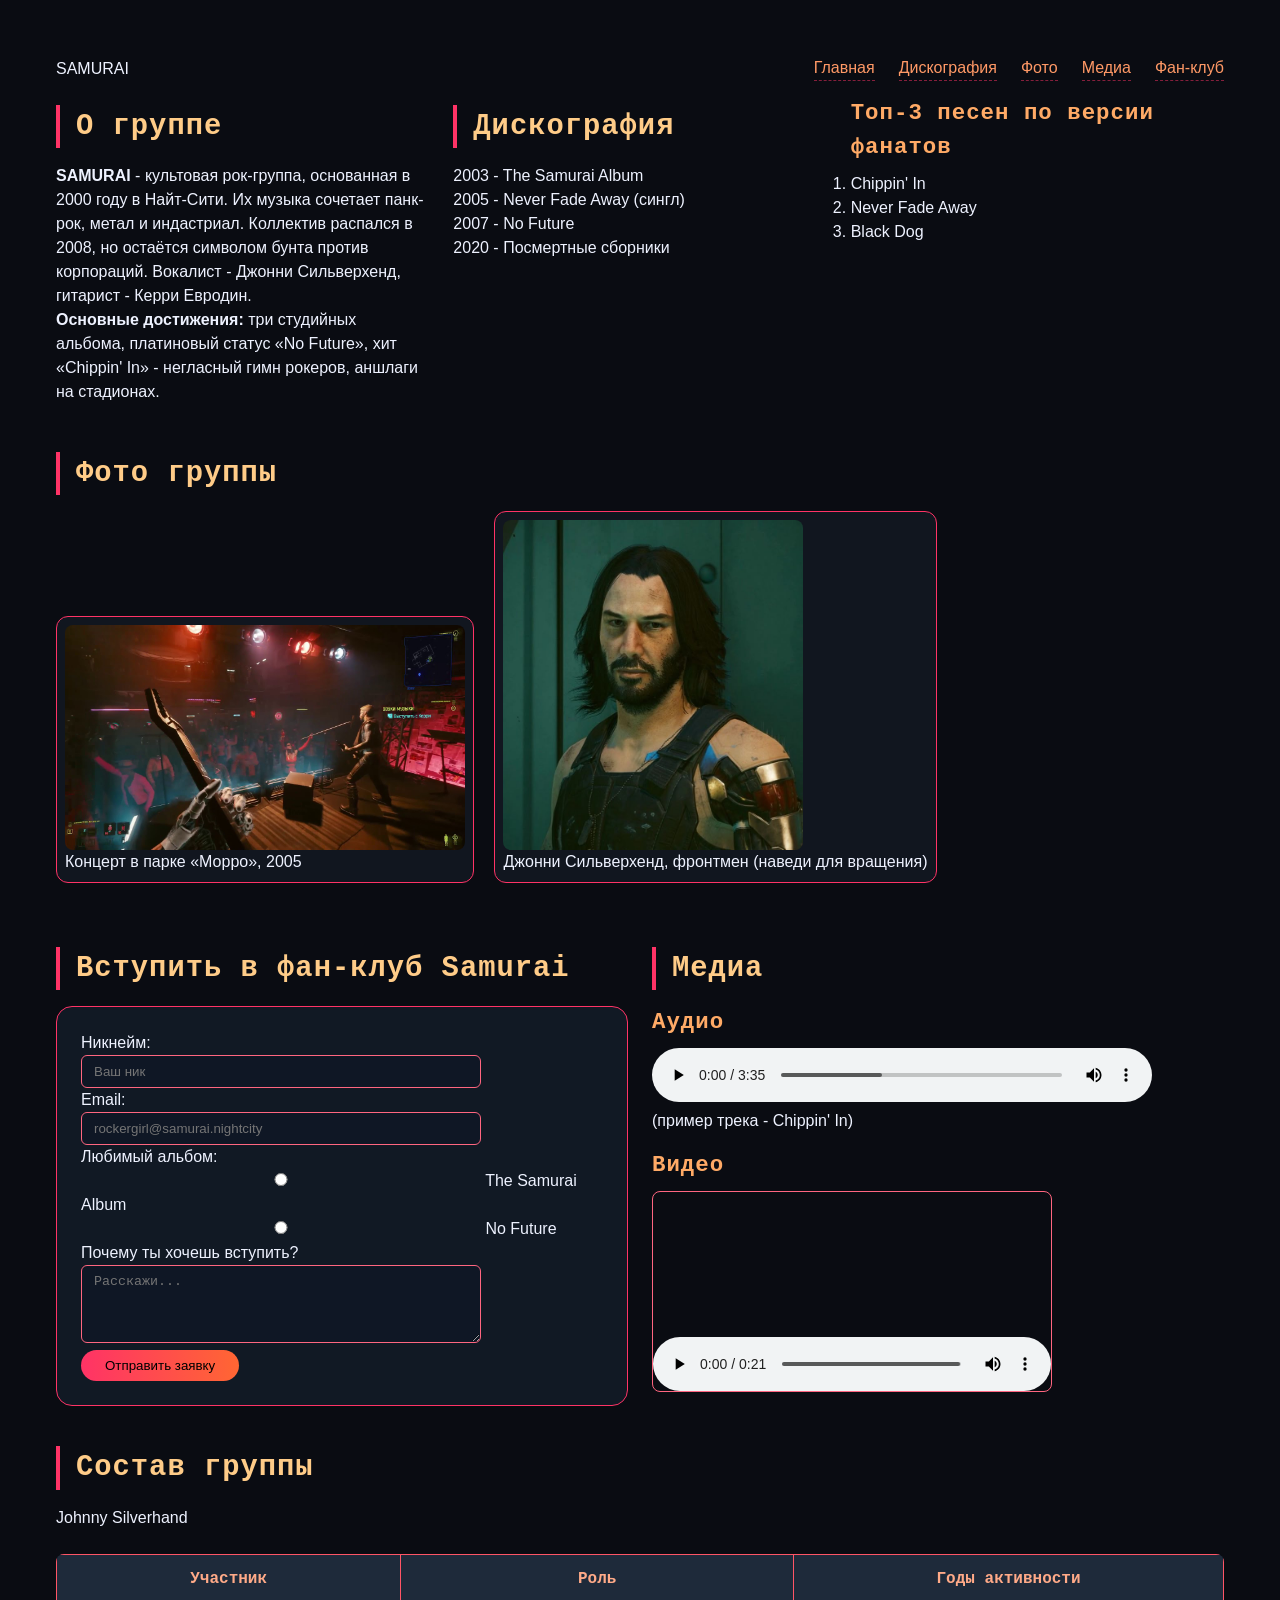
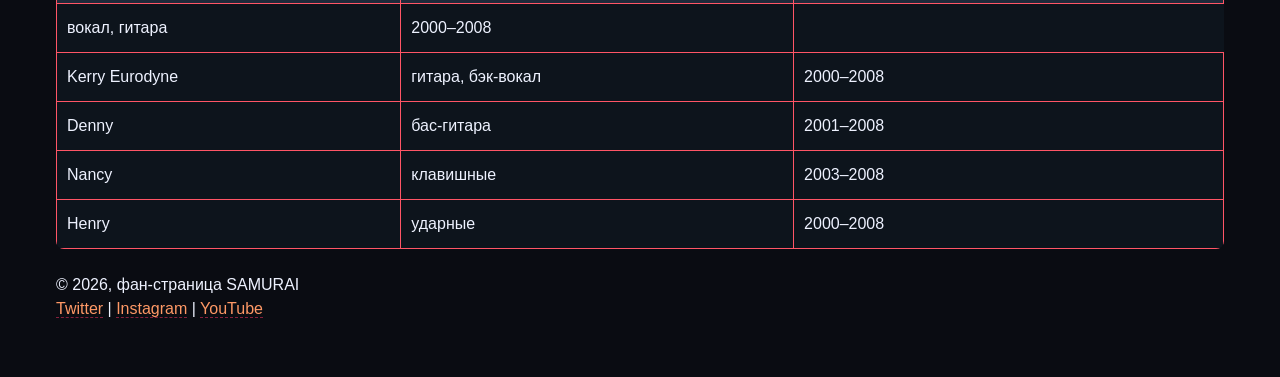
<file: 8/Samurai.html>
<!DOCTYPE html>
<html lang="ru">
<head>
    <meta charset="UTF-8">
    <meta name="viewport" content="width=device-width, initial-scale=1.0">
    <title>Вариант 0 · Резиновый макет</title>
    <meta name="keywords" content="Samurai, Cyberpunk, рок-группа">
    <link rel="stylesheet" href="css/style.css">
</head>
<body>
    <div class="adaptive-container">
        <!-- ===== ШАПКА ===== -->
        <header class="header">
            <div class="logo">SAMURAI</div>
            <nav class="main-nav">
                <a href="#">Главная</a>
                <a href="#">Дискография</a>
                <a href="#">Фото</a>
                <a href="#">Медиа</a>
                <a href="#">Фан-клуб</a>
            </nav>
        </header>

        <!-- ===== СЕТКА ИЗ 6 БЛОКОВ (резиновая) ===== -->
        <div class="grid-blocks">
            <div class="block block-1">
                <h2>О группе</h2>
                <p class="highlight"><strong>SAMURAI</strong> - культовая рок-группа, основанная в 2000 году в Найт-Сити. Их музыка сочетает панк-рок, метал и индастриал. Коллектив распался в 2008, но остаётся символом бунта против корпораций. Вокалист - Джонни Сильверхенд, гитарист - Керри Евродин.</p>
                <p><strong>Основные достижения:</strong> три студийных альбома, платиновый статус «No Future», хит «Chippin' In» - негласный гимн рокеров, аншлаги на стадионах.</p>
            </div>
            <div class="block block-2">
                <h2>Дискография</h2>
                <ul class="discography">
                    <li>2003 - The Samurai Album</li>
                    <li>2005 - Never Fade Away (сингл)</li>
                    <li>2007 - No Future</li>
                    <li>2020 - Посмертные сборники</li>
                </ul>
            </div>
            <div class="block block-3">
                <h3>Топ-3 песен по версии фанатов</h3>
                <ol>
                    <li>Chippin' In</li>
                    <li>Never Fade Away</li>
                    <li>Black Dog</li>
                </ol>
            </div>
            <div class="block block-4">
                <h2>Фото группы</h2>
                <div class="flex-photos">
                    <figure>
                        <img src="images/Morro.jpg" alt="Samurai live 2005" width="400" height="250">
                        <figcaption>Концерт в парке «Морро», 2005</figcaption>
                    </figure>
                    <figure>
                        <img class="rotate-photo" src="images/Jhonny.jpg" alt="Johnny Silverhand" width="300" height="250">
                        <figcaption>Джонни Сильверхенд, фронтмен (наведи для вращения)</figcaption>
                    </figure>
                </div>
            </div>
            <div class="block block-5">
                <h2>Вступить в фан-клуб Samurai</h2>
                <form>
                    <p>Никнейм:</p>
                    <input type="text" placeholder="Ваш ник">
                    <p>Email:</p>
                    <input type="email" placeholder="rockergirl@samurai.nightcity">
                    <p>Любимый альбом:</p>
                    <input type="radio" name="album"> The Samurai Album<br>
                    <input type="radio" name="album"> No Future
                    <p>Почему ты хочешь вступить?</p>
                    <textarea rows="4" cols="50" placeholder="Расскажи..."></textarea>
                    <button>Отправить заявку</button>
                </form>
            </div>
            <div class="block block-6">
                <h2>Медиа</h2>
                <div class="flex-media">
                    <div>
                        <h3>Аудио</h3>
                        <audio src="audio/SAMURAI_Refused_-_Chippin_In_65258049.mp3" controls style="width: 100%; max-width: 500px;"></audio>
                        <p>(пример трека - Chippin' In)</p>
                    </div>
                    <div>
                        <h3>Видео</h3>
                        <video src="video/CyberShow.mp4" controls width="400" style="border-radius: 8px; border: 1px solid #ff6680;"></video>
                    </div>
                </div>
            </div>
        </div>

        <!-- ===== ТАБЛИЦА (оригинал) ===== -->
        <h2>Состав группы</h2>
        <table>
            <thead><tr><th>Участник</th><th>Роль</th><th>Годы активности</th></tr></thead>
            <tbody>
                <tr><tr>Johnny Silverhand</td><td>вокал, гитара</td><td>2000–2008</td> </tr>
                <tr><td>Kerry Eurodyne</td><td>гитара, бэк-вокал</td><td>2000–2008</td> </tr>
                <tr><td>Denny</td><td>бас-гитара</td><td>2001–2008</td> </tr>
                <tr><td>Nancy</td><td>клавишные</td><td>2003–2008</td> </tr>
                <tr><td>Henry</td><td>ударные</td><td>2000–2008</td> </tr>
            </tbody>
        </table>

        <!-- ===== ПОДВАЛ ===== -->
        <footer class="footer">
            <p>© 2026, фан-страница SAMURAI</p>
            <div class="social-links">
                <a href="#">Twitter</a> | <a href="#">Instagram</a> | <a href="#">YouTube</a>
            </div>
        </footer>
    </div>
</body>
</html>
</file>
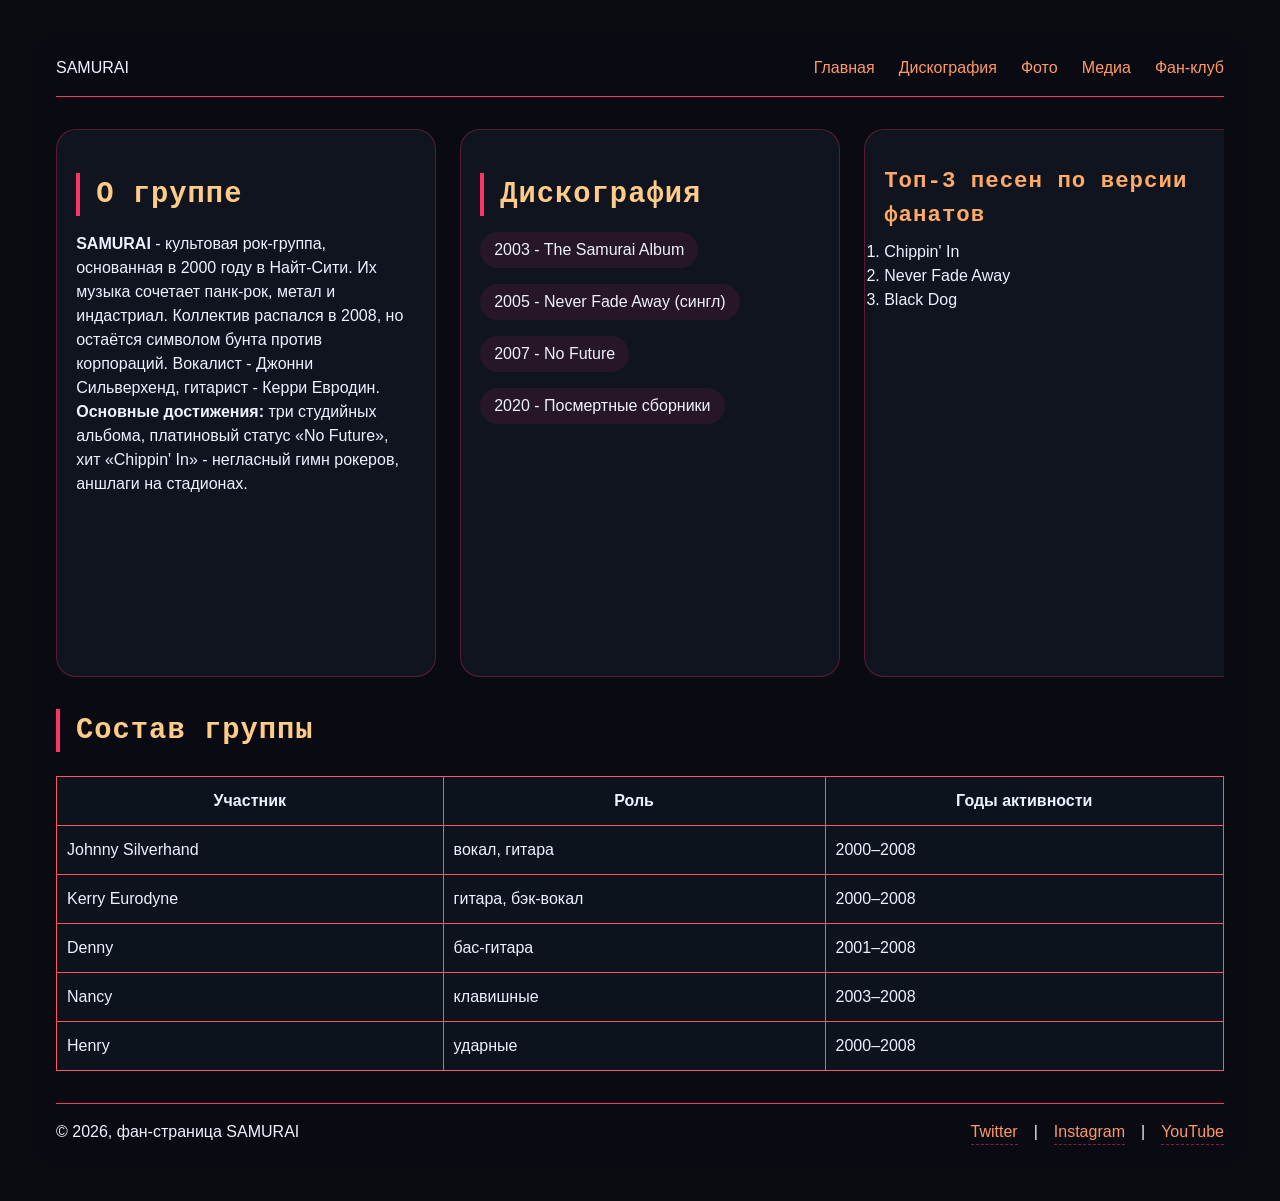
<file: 5/задание 1 фиксированный макет/Samurai.html>
<!DOCTYPE html>
<html lang="ru">
<head>
    <meta charset="UTF-8">
    <meta name="viewport" content="width=device-width, initial-scale=1.0">
    <title>Вариант 0 · Фиксированный макет</title>
    <meta name="keywords" content="Samurai, Cyberpunk, рок-группа">
    <link rel="stylesheet" href="css/style.css">
</head>
<body>
    <div class="fixed-container">
        <!-- ===== ШАПКА с логотипом и меню ===== -->
        <header class="header">
            <div class="logo">SAMURAI</div>
            <nav class="main-nav">
                <a href="#">Главная</a>
                <a href="#">Дискография</a>
                <a href="#">Фото</a>
                <a href="#">Медиа</a>
                <a href="#">Фан-клуб</a>
            </nav>
        </header>

        <!-- ===== СЕТКА ИЗ 6 БЛОКОВ (Flex) ===== -->
        <div class="grid-blocks">
            <!-- Блок 1: О группе -->
            <div class="block block-1">
                <h2>О группе</h2>
                <p class="highlight"><strong>SAMURAI</strong> - культовая рок-группа, основанная в 2000 году в Найт-Сити. Их музыка сочетает панк-рок, метал и индастриал. Коллектив распался в 2008, но остаётся символом бунта против корпораций. Вокалист - Джонни Сильверхенд, гитарист - Керри Евродин.</p>
                <p><strong>Основные достижения:</strong> три студийных альбома, платиновый статус «No Future», хит «Chippin' In» - негласный гимн рокеров, аншлаги на стадионах.</p>
            </div>
            <!-- Блок 2: Дискография -->
            <div class="block block-2">
                <h2>Дискография</h2>
                <ul class="discography">
                    <li>2003 - The Samurai Album</li>
                    <li>2005 - Never Fade Away (сингл)</li>
                    <li>2007 - No Future</li>
                    <li>2020 - Посмертные сборники</li>
                </ul>
            </div>
            <!-- Блок 3: Топ-3 песен -->
            <div class="block block-3">
                <h3>Топ-3 песен по версии фанатов</h3>
                <ol>
                    <li>Chippin' In</li>
                    <li>Never Fade Away</li>
                    <li>Black Dog</li>
                </ol>
            </div>
            <!-- Блок 4: Фото группы -->
            <div class="block block-4">
                <h2>Фото группы</h2>
                <div class="flex-photos">
                    <figure>
                        <img src="images/Morro.jpg" alt="Samurai live 2005" width="400" height="250">
                        <figcaption>Концерт в парке «Морро», 2005</figcaption>
                    </figure>
                    <figure>
                        <img class="rotate-photo" src="images/Jhonny.jpg" alt="Johnny Silverhand" width="300" height="250">
                        <figcaption>Джонни Сильверхенд, фронтмен (наведи для вращения)</figcaption>
                    </figure>
                </div>
            </div>
            <!-- Блок 5: Анкета фан-клуба (форма) -->
            <div class="block block-5">
                <h2>Вступить в фан-клуб Samurai</h2>
                <form>
                    <p>Никнейм:</p>
                    <input type="text" placeholder="Ваш ник">
                    <p>Email:</p>
                    <input type="email" placeholder="rockergirl@samurai.nightcity">
                    <p>Любимый альбом:</p>
                    <input type="radio" name="album"> The Samurai Album<br>
                    <input type="radio" name="album"> No Future
                    <p>Почему ты хочешь вступить?</p>
                    <textarea rows="4" cols="50" placeholder="Расскажи..."></textarea>
                    <button>Отправить заявку</button>
                </form>
            </div>
            <!-- Блок 6: Медиа -->
            <div class="block block-6">
                <h2>Медиа</h2>
                <div class="flex-media">
                    <div>
                        <h3>Аудио</h3>
                        <audio src="audio/SAMURAI_Refused_-_Chippin_In_65258049.mp3" controls style="width: 100%; max-width: 500px;"></audio>
                        <p>(пример трека - Chippin' In)</p>
                    </div>
                    <div>
                        <h3>Видео</h3>
                        <video src="video/CyberShow.mp4" controls width="400" style="border-radius: 8px; border: 1px solid #ff6680;"></video>
                    </div>
                </div>
            </div>
        </div>

        <!-- ===== ТАБЛИЦА (состав группы) – сохранена оригинальная ===== -->
        <h2>Состав группы</h2>
        <table>
            <thead><tr><th>Участник</th><th>Роль</th><th>Годы активности</th></tr></thead>
            <tbody>
                <tr><td>Johnny Silverhand</td><td>вокал, гитара</td><td>2000–2008</td></tr>
                <tr><td>Kerry Eurodyne</td><td>гитара, бэк-вокал</td><td>2000–2008</td></tr>
                <tr><td>Denny</td><td>бас-гитара</td><td>2001–2008</td></tr>
                <tr><td>Nancy</td><td>клавишные</td><td>2003–2008</td></tr>
                <tr><td>Henry</td><td>ударные</td><td>2000–2008</td></tr>
            </tbody>
        </table>

        <!-- ===== ПОДВАЛ с копирайтом и соцсетями ===== -->
        <footer class="footer">
            <p>© 2026, фан-страница SAMURAI</p>
            <div class="social-links">
                <a href="#">Twitter</a> | <a href="#">Instagram</a> | <a href="#">YouTube</a>
            </div>
        </footer>
    </div>
</body>
</html>
</file>
<file: SITEADAPT/css/style.css>
/* Базовые настройки и переменные */
:root {
 --primary-purple: #6a0dad;
 --primary-green: #8bc34a;
 --text-dark: #333333;
 --text-gray: #777777;
 --bg-light: #f9f9fa;
 --white: #ffffff;
 --border-color: #eaeaea;
} 
 * {
 margin: 0;
 padding: 0;
 box-sizing: border-box;
} 
 body {
 font-family: 'Montserrat', sans-serif;
 color: var(--text-dark);
 background-color: var(--white);
 line-height: 1.5;
} 
 a {
 text-decoration: none;
 color: inherit;
 transition: color 0.3s;
} 
 .main-product-img{
 width: 190px;
}
ul {
 list-style: none;
} 
 .container {
 max-width: 1200px;
 margin: 0 auto;
 padding: 0 15px;
} 
 /* Шапка */
.header-top {
 display: flex;
 justify-content: space-between;
 align-items: center;
 padding: 20px 0;
} 
 .logo-text {
 font-size: 32px;
 font-weight: 700;
 color: var(--primary-green);
 border: 2px solid var(--primary-green);
 padding: 5px 15px;
 margin-top: 5px;
 margin-right: 5px;
} 
 .search-bar {
 display: flex;
 background: var(--bg-light);
 border-radius: 5px; 
 overflow: hidden;
 width: 300px;
 border: 1px solid var(--border-color);
} 
 .search-bar input {
 border: none;
 background: transparent;
 padding: 10px 16px;
 width: 100%;
 outline: none;
 font-size: 14px;
} 
 .search-bar button {
 background: var(--primary-green);
 color: var(--white);
 border: none;
 padding: 0 18px;
 cursor: pointer;
 transition: background 0.2s;
 display: flex;
 align-items: center;
 justify-content: center;
} 
 .search-bar button:hover {
 background: #2c6e2c; /* затемнение, если нужно */
} 
 .search-bar button i {
 font-size: 16px;
} 
 .location, .phones {
 display: flex;
 align-items: center;
 gap: 10px;
 font-size: 13px;
} 
 .location i, .phones i {
 color: var(--primary-green);
 font-size: 18px;
} 
 .loc-title {
 color: var(--text-gray);
 display: block;
} 
 .loc-city {
 font-weight: 600;
 cursor: pointer;
} 
 .phone-numbers a {
 display: block;
 font-weight: 600;
} 
 .btn-write {
 background: var(--primary-purple);
 color: var(--white);
 padding: 10px 20px;
 border-radius: 4px;
 font-weight: 500;
} 
 /* Навигация */
.main-nav {
 background: var(--bg-light);
 border-bottom: 1px solid var(--border-color);
} 
 .nav-wrapper {
 display: flex;
 align-items: center;
} 
 .catalog-btn {
 background: var(--primary-purple);
 color: var(--white);
 padding: 15px 30px;
 font-weight: 600;
 display: flex;
 align-items: center;
 gap: 10px;
 border-radius: 10px;
} 
.mobile-burger{
    display: none;
}
 .nav-links {
 display: flex;
 gap: 25px;
 margin-left: 30px;
 font-size: 14px;
 font-weight: 500;
} 
 .nav-links a:hover {
 color: var(--primary-purple);
} 
 /* Кнопки */
.btn-primary, .btn-outline {
 display: inline-block;
 padding: 12px 30px;
 border-radius: 4px;
 font-weight: 600;
 cursor: pointer;
 border-color: var(--primary-purple) !important;
 text-align: center;
} 
 .btn-primary {
 background: var(--primary-purple);
 color: var(--white);
 border: 2px solid var(--primary-purple);
} 
 .btn-outline {
 background: transparent;
 color: var(--text-dark);
 border: 2px solid var(--border-color);
} 
 /* Главный баннер */
.hero-section {
 display: flex;
 align-items: center;
 padding: 60px 15px;
 min-height: 500px;
} 
 .hero-content {
 flex: 1;
 padding-right: 40px;
} 
 .hero-content h1 {
 font-size: 36px;
 margin-bottom: 10px;
} 
 .current-price {
 font-size: 32px;
 font-weight: 700;
 color: var(--primary-green);
 display: block;
 margin-bottom: 10px;
} 
 .subtitle {
 color: var(--text-gray);
 font-size: 14px;
 margin-bottom: 20px;
 display: block;
} 
 .hero-content p {
 color: var(--text-gray);
 font-size: 14px;
 margin-bottom: 30px;
} 
 .hero-actions {
 display: flex;
 gap: 15px;
} 
 .hero-image-slider {
 flex: 1;
 position: relative;
 display: flex;
 justify-content: center;
 align-items: center;
} 
 .circle-showcase {
 background: #fdfdfd;
 border-radius: 50%;
 width: 400px;
 height: 400px;
 display: flex;
 justify-content: center;
 align-items: center;
 box-shadow: 0 10px 30px rgba(0,0,0,0.05);
} 
 .side-icons {
 position: absolute;
 right: 0;
 top: 20px;
 display: flex;
 flex-direction: column;
 gap: 15px;
} 
 .icon-circle {
 width: 40px;
 height: 40px;
 border-radius: 50%;
 background: var(--white);
 display: flex;
 justify-content: center;
 align-items: center;
 color: var(--primary-green);
 box-shadow: 0 2px 10px rgba(0,0,0,0.1);
 position: relative;
} 
 .badge {
 position: absolute;
 top: -5px;
 right: -5px;
 background: var(--primary-purple);
 color: var(--white);
 font-size: 10px;
 width: 16px;
 height: 16px;
 border-radius: 50%;
 display: flex;
 justify-content: center;
 align-items: center;
} 
 /* Общие заголовки секций */
.section-header {
 display: flex;
 justify-content: space-between;
 align-items: flex-end;
 margin-bottom: 30px;
 margin-top: 60px;
} 
 .section-header h2 {
 font-size: 28px;
} 
 .view-all {
 color: var(--primary-purple);
 font-size: 14px;
 text-decoration: underline;
 cursor: pointer; 
 transition: opacity 0.2s;
} 
 .view-all:hover {
 opacity: 0.7; 
 text-decoration: none; 
} 
 /* Популярные категории */
.category-grid {
 display: grid;
 grid-template-columns: repeat(4, 1fr);
 gap: 20px;
} 
 .category-card {
 background: var(--white);
 border: 1px solid var(--border-color);
 border-radius: 8px;
 overflow: hidden;
 text-align: center;
 padding-bottom: 20px; 
 } 
 .category-card img {
 width: 100%; /* Растягиваем по ширине карточки */
 height: 200px; /* Задайте нужную единую высоту (можно в rem, px и т.д.) */
 object-fit: cover; /* Обрезает фото, сохраняя пропорции */
 display: block; 
} 
 .category-card h3 {
 font-size: 16px;
} 
 /* Акционные товары */


.promo-items {
    max-width: 1200px;
    margin: 0 auto;
    padding: 0 15px;
     background: var(--white);
}

 .promo-content {
 display: flex;
 align-items: center;
 gap: 30px; 
} 
 .promo-text {
 flex: 0.6;
} 
 .promo-text h3 {
 font-size: 24px;
 margin-bottom: 20px;
} 
 .promo-text p {
 color: var(--text-gray);
 font-size: 14px;
 margin-bottom: 25px;
} 
 .promo-pricing {
 display: flex;
 align-items: baseline;
 gap: 15px;
 margin-bottom: 30px;
} 
 .old-price {
 color: var(--text-purple); /* As in image, it has a purple hue */
 text-decoration: line-through;
 font-size: 18px;
 color: #8c7ae6;
} 
.promo-image {
    flex: 1.2;
    margin-left: -20px;
}
.promo-image img {
    width: 100%;
    border-radius: 8px;
    display: block;
}
 .slider-controls {
 display: flex;
 align-items: center;
 gap: 15px;
 margin-top: 30px;
} 
 .arrow-btn {
 width: 30px;
 height: 30px;
 border-radius: 50%;
 border: 1px solid var(--border-color);
 background: var(--white);
 cursor: pointer;
} 
 .arrow-btn.green {
 background: var(--primary-green);
 color: var(--white);
 border: none;
} 
 .dots {
 display: flex;
 gap: 5px;
} 
 .dot {
 width: 8px;
 height: 8px;
 border-radius: 50%;
 border: 1px solid var(--primary-green);
} 
 .dot.active {
 background: var(--primary-green);
} 
 /* О компании */
.about-section {
 margin-top: 80px;
} 
 .about-flex {
 display: flex;
 gap: 50px;
 align-items: center;
} 
 .about-text {
 flex: 1;
} 
 .about-text h2 {
 font-size: 28px;
 margin-bottom: 20px;
} 
 .about-text p {
 color: var(--text-gray);
 font-size: 14px;
} 
 .about-features {
 flex: 1;
 display: flex;
 gap: 20px;
} 
 .feature-card {
 background: var(--white);
 border: 1px solid var(--border-color);
 padding: 30px 20px;
 border-radius: 8px;
 text-align: center;
 flex: 1;
 box-shadow: 0 4px 15px rgba(0,0,0,0.03);
} 
 .feature-card i {
 font-size: 30px;
 color: var(--primary-purple);
 margin-bottom: 15px;
} 
 .feature-card span {
 font-size: 13px;
 font-weight: 600;
 display: block;
} 
 /* Новости */
.news-grid {
 display: grid;
 grid-template-columns: repeat(3, 1fr);
 gap: 20px;
 margin-bottom: 20px;
} 
 .news-card {
 background: #f5f5f5; /* нейтральный серый фон для обычных новостей */
 border-radius: 8px;
 overflow: hidden;
 transition: all 0.2s;
} 
 .news-card--highlight {
 background: var(--white); /* белый фон для выделения */
 box-shadow: 0 8px 20px rgba(0,0,0,0.1); /* лёгкая тень */
 border: 1px solid var(--primary-green); /* зелёная рамка по желанию */
} 
 .news-card img,
.news-card--highlight img {
 width: 100%;
 height: 200px;
 object-fit: cover;
 display: block;
} 
 .news-date {
 color: var(--text-gray);
 font-size: 12px;
 margin-bottom: 5px;
 padding: 12px 15px 0 15px;
} 
 .news-card h4,
.news-card--highlight h4 {
 font-size: 16px;
 font-weight: 600;
 padding: 0 15px 20px 15px;
 margin: 0;
}
.progress-bar-container {
 height: 4px;
 background: var(--border-color);
 border-radius: 2px;
 width: 300px;
 margin: 0 auto 60px;
} 
 .progress-bar {
 height: 100%;
 width: 33%;
 background: var(--primary-green);
 border-radius: 2px;
} 
 /* Подвал */
.footer {
 background: var(--bg-light);
 padding: 50px 0 20px;
 border-top: 1px solid var(--border-color);
} 
 .footer-top {
 display: flex;
 justify-content: space-between;
 margin-bottom: 40px;
} 
 .footer-logo {
 flex: 0 0 200px;
} 
 .footer-logo .logo-text {
 background: var(--white);
} 
 .footer-links h4 {
 font-size: 16px;
 margin-bottom: 20px;
} 
 .footer-links ul li {
 margin-bottom: 12px;
} 
 .footer-links ul li a {
 color: var(--text-gray);
 font-size: 13px;
} 
 .footer-links ul li a:hover {
 color: var(--primary-purple);
} 
 .footer-subscribe h4 {
 font-size: 14px;
 margin-bottom: 15px;
} 
 .subscribe-form {
 display: flex;
 margin-bottom: 25px;
} 
 .subscribe-form input {
 padding: 12px 15px;
 border: 1px solid var(--border-color);
 border-radius: 10px;
 outline: none;
 width: 200px;
} 
 .subscribe-form button {
 background: var(--primary-purple);
 color: var(--white);
 border: none;
 padding: 0 20px;
 border-radius:10px;
 cursor: pointer;
 margin-left: 10px;
} 
 .footer-contacts p {
 font-size: 13px;
 margin-bottom: 10px;
} 
 .footer-phone {
 font-size: 24px;
 font-weight: 700;
 color: var(--primary-purple);
} 
 .footer-bottom {
 display: flex;
 justify-content: space-between;
 align-items: center;
 border-top: 1px solid var(--border-color);
 padding-top: 20px;
} 
 .footer-bottom p {
 color: var(--text-gray);
 font-size: 12px;
} 
 .socials {
 display: flex;
 gap: 10px;
} 
 .socials a {
 width: 30px;
 height: 30px;
 border-radius: 50%;
 border: 1px solid var(--primary-green);
 color: var(--primary-green);
 display: flex;
 justify-content: center;
 align-items: center;
 font-size: 14px;
} 
 .socials a:hover {
 background: var(--primary-green);
 color: var(--white);
} 
.simple-grid {
 display: grid;
 grid-template-columns: repeat(auto-fill, minmax(150px, 1fr));
 gap: 20px;
 margin: 30px 0;
} 
 .square-card {
 background: var(--white);
 border: 1px solid var(--border-color);
 border-radius: 8px;
 aspect-ratio: 1 / 1; /* квадрат */
 overflow: hidden;
 display: flex;
 align-items: center;
 justify-content: center;
 padding: 20px;
} 
 .square-card img {
 max-width: 100%;
 max-height: 100%;
 object-fit: contain;
}
.header-icons {
    display: none;
}
.mobile-menu{
    display: none;
}

/* =========================
   АДАПТИВ ДО 800px
========================= */
@media (max-width: 800px) {
   
    .container {
        padding: 0 12px;
    }
    body {
        overflow-x: hidden;
    }
    /* ================= HEADER ================= */
    .header-top {
        display: flex;
        align-items: center;
        gap: 10px;
        padding: 15px 0;
        position: relative;
    }
    .logo-text {
        font-size: 28px;
        padding: 8px 18px;
    }
  /* HEADER ICONS ВКЛ */
 .mobile-menu{
    display: none;
 }
    .header-icons {
        display: flex;

        flex-direction: row;

        gap: 12px;

        margin-left: 10px;
    }

    /* КОРНИШОНЫ ICONS ВЫКЛ */

    .hero-image-slider .side-icons {
        display: none;
    }


.side-icons {
   display: none;
}
    .location,
    .phones,
    .btn-write {
        display: none;
    }
    .search-bar {
        flex: 1;
        width: auto;
    }
    /* MOBILE ICONS */
/* ===== MOBILE ICONS В ШАПКЕ ===== */
.header-icons {
    display: flex;
    flex-direction: row;
    gap: 12px;
    margin-left: 10px;
}

/* кружки */
.header-top .icon-circle {
    width: 44px;
    height: 44px;
    border-radius: 50%;
    background: #f7f7f7;
    display: flex;
    align-items: center;
    justify-content: center;
    box-shadow: none;
    position: relative;
    flex-shrink: 0;
}
/* иконки */
.header-top .icon-circle i {
    font-size: 18px;
    color: #8bc34a;
}
/* badge */
.header-top .badge {
    position: absolute;
    top: -4px;
    right: -2px;
    width: 18px;
    height: 18px;
    border-radius: 50%;
    background: #7b12d4;
    color: white;
    font-size: 10px;
    display: flex;
    align-items: center;
    justify-content: center;
}
  
    /* ================= NAVIGATION ================= */
    .nav-wrapper {
        overflow-x: auto;
        white-space: nowrap;
        padding-bottom: 5px;
    }
    .nav-wrapper::-webkit-scrollbar {
        display: none;
    }
    .catalog-btn {
        padding: 12px 18px;
        font-size: 14px;
        flex-shrink: 0;
        border-radius: 8px;
    }
    .nav-links {
        display: flex;
        gap: 18px;
        margin-left: 15px;
        flex-wrap: nowrap;
    }
    .nav-links li {
        flex-shrink: 0;
    }
    .nav-links a {
        font-size: 14px;
    }
    /* ================= MINI PRODUCTS ================= */
    .simple-gallery {
        overflow-x: auto;
        padding-bottom: 10px;
    }
    .simple-gallery::-webkit-scrollbar {
        display: none;
    }
    .simple-grid {
        display: flex;
        gap: 12px;
        width: max-content;
        margin: 20px 0;
    }
    .square-card {
        width: 140px;
        min-width: 140px;
        height: 140px;
        flex-shrink: 0;
        padding: 10px;
    }
    /* ================= HERO ================= */
    .hero-section {
        display: flex;
        flex-direction: row;
        align-items: center;
        justify-content: space-between;
        gap: 20px;
        padding: 40px 0 70px;
        min-height: auto;
        position: relative;
    }
    /* ТЕКСТ СПРАВА */
    .hero-content {
        width: 58%;
        order: 2;
        padding-right: 0;
    }
    /* БАНКА СЛЕВА */
    .hero-image-slider {
        width: 42%;
        order: 1;
        position: relative;
        display: flex;
        justify-content: center;
    }
    .circle-showcase {
        width: 260px;
        height: 260px;
    }
    .main-product-img {
        width: 170px;
    }
    .hero-content h1 {
        font-size: 34px;
        line-height: 1.1;
        margin-bottom: 10px;
    }
    .current-price {
        font-size: 48px;
        margin-bottom: 12px;
    }
    .subtitle {
        font-size: 16px;
        margin-bottom: 18px;
    }
    .hero-content p {
        font-size: 14px;
        line-height: 1.7;
        margin-bottom: 25px;
    }
    .hero-actions {
        display: flex;
        gap: 15px;
    }
    .hero-actions a {
        flex: 1;
        padding: 14px 10px;
    }
    /* ===== 4 ТОЧКИ ПОД КОРНИШОНАМИ ===== */
    .hero-section::after {
        content: "";
        position: absolute;
        bottom: 20px;
        left: 50%;
        transform: translateX(-50%);
        width: 80px;
        height: 12px;
        background-image:
            radial-gradient(circle, #8bc34a 4px, transparent 4px),
            radial-gradient(circle, #d6e9bc 4px, transparent 4px),
            radial-gradient(circle, #d6e9bc 4px, transparent 4px),
            radial-gradient(circle, #d6e9bc 4px, transparent 4px);
        background-size: 20px 12px;
        background-repeat: no-repeat;
        background-position:
            0 0,
            20px 0,
            40px 0,
            60px 0;
    }
    /* ================= TITLES ================= */
    .section-header {
        margin-top: 50px;
        margin-bottom: 20px;
    }
    .section-header h2 {
        font-size: 34px;
        line-height: 1.1;
    }
    .view-all {
        font-size: 15px;
    }
    /* ================= CATEGORIES SLIDER ================= */
    .popular-categories {
        overflow: hidden;
    }
    .category-grid {
        display: flex;
        overflow-x: auto;
        gap: 15px;
        padding-bottom: 15px;
        scroll-snap-type: x mandatory;
    }
    .category-grid::-webkit-scrollbar {
        display: none;
    }
    .category-card {
        min-width: 320px;
        flex-shrink: 0;
        scroll-snap-align: start;
    }
    .category-card img {
        height: 220px;
    }
    .category-card h3 {
        font-size: 18px;
        padding: 12px;
    }
   
 /* ================= PROMO ================= */
.promo-content {
    display: flex;
    flex-direction: column;
    gap: 25px;
}
/* МАЛИНА СВЕРХУ */
.promo-image {
    width: 100%;
    order: 1;
    margin-left: 0;
}
/* ТЕКСТ СНИЗУ */
.promo-text {
    width: 100%;
    order: 2;
}
.promo-image img {
    width: 100%;
    height: auto;
    border-radius: 10px;
}
.promo-text h3 {
    font-size: 34px;
    margin-bottom: 20px;
}
.promo-text p {
    font-size: 15px;
    line-height: 1.7;
}
.promo-pricing {
    margin-bottom: 25px;
}
.promo-pricing .current-price {
    font-size: 48px;
}
.old-price {
    font-size: 24px;
}
.slider-controls {
    justify-content: center;
}
    /* ================= ABOUT ================= */
    .about-section {
        margin-top: 60px;
    }
    .about-flex {
        flex-direction: column;
        gap: 30px;
    }
    .about-text h2 {
        font-size: 34px;
    }
    .about-text p {
        font-size: 15px;
        line-height: 1.7;
    }
    .about-features {
        width: 100%;
        display: flex;
        gap: 15px;
    }
    .feature-card {
        padding: 25px 15px;
    }
    /* ================= NEWS ================= */
    .news-section {
        overflow: hidden;
    }
    .news-grid {
        display: flex;
        overflow-x: auto;
        gap: 15px;
        padding-bottom: 15px;
        scroll-snap-type: x mandatory;
    }
    .news-grid::-webkit-scrollbar {
        display: none;
    }
    .news-card,
    .news-card--highlight {
        min-width: 320px;
        flex-shrink: 0;
        scroll-snap-align: start;
    }
    .news-card img,
    .news-card--highlight img {
        height: 220px;
    }
    .news-card h4,
    .news-card--highlight h4 {
        font-size: 20px;
    }
    /* ================= FOOTER ================= */
    .footer {
        padding-top: 50px;
    }
    .footer-top {
        display: grid;
        grid-template-columns: 1fr 1fr;
        gap: 35px;
        align-items: start;
    }
    .footer-logo {
        grid-column: 1;
    }
    .footer-subscribe {
        grid-column: 2;
        width: 100%;
    }
    .footer-links:nth-child(2) {
        grid-column: 1;
    }
    .footer-links:nth-child(3) {
        grid-column: 2;
    }
    .footer-links ul li a {
        font-size: 15px;
    }
    .subscribe-form {
        display: flex;
        gap: 10px;
    }
    .subscribe-form input {
        width: 100%;
        min-width: 0;
    }
    .subscribe-form button {
        margin-left: 0;
        white-space: nowrap;
    }
    .footer-contacts {
        grid-column: span 2;
        text-align: center;
        margin-top: 10px;
    }
    .footer-phone {
        display: block;
        margin-top: 20px;
        font-size: 28px;
    }
    .footer-bottom {
        display: flex;
        flex-direction: row;
        justify-content: space-between;
        align-items: center;
        margin-top: 30px;
    }
    /* ================= PROGRESS ================= */
    .progress-bar-container {
        width: 200px;
    }
}
/* =========================================
   MOBILE 480px
========================================= */
@media (max-width: 480px) {

    /* ===== HEADER ===== */

    .header-top {
        gap: 8px;
    }

    /* скрываем старые иконки */
    .header-icons {
        display: none;
    }

    /* только бургер */
    .mobile-burger {
        display: flex;
        width: 44px;
        height: 44px;
        border-radius: 50%;
        background: #f5f5f5;
        align-items: center;
        justify-content: center;
        margin-left: 10px;
        flex-shrink: 0;
    }

    .mobile-burger i {
        font-size: 20px;
        color: var(--primary-green);
    }

    .search-bar {
        flex: 1;
    }

    .search-bar input {
        font-size: 13px;
    }

    /* ===== HERO ===== */

    .hero-section {
        flex-direction: column;
        text-align: center;
        padding-top: 20px;
    }

    .hero-content,
    .hero-image-slider {
        width: 100%;
    }

    .hero-content {
        order: 2;
    }

    .hero-image-slider {
        order: 1;
    }

    .circle-showcase {
        width: 220px;
        height: 220px;
    }

    .main-product-img {
        width: 140px;
    }

    .hero-content h1 {
        font-size: 28px;
    }

    .current-price {
        font-size: 38px;
    }

    .hero-actions {
        flex-direction: column;
    }

    /* ===== КАТЕГОРИИ ===== */

    .category-grid {
        display: flex;
        flex-direction: column;
        gap: 15px;
        overflow: visible;
    }

    .category-card {
        min-width: 100%;
    }

    .category-card img {
        height: 200px;
    }

    /* ===== НОВОСТИ ===== */

    .news-grid {
        display: flex;
        flex-direction: column;
        gap: 15px;
        overflow: visible;
    }

    .news-card,
    .news-card--highlight {
        min-width: 100%;
    }

    /* ===== FOOTER ===== */

    .footer-top {
        display: flex;
        flex-direction: column;
        gap: 30px;
        text-align: center;
    }

    .footer-links,
    .footer-subscribe,
    .footer-logo,
    .footer-contacts {
        width: 100%;
    }

    .subscribe-form {
        flex-direction: column;
    }

    .subscribe-form button {
        width: 100%;
    }

    .footer-bottom {
        flex-direction: column;
        gap: 15px;
        text-align: center;
    }

    .socials {
        justify-content: center;
    }
    /* убрать полоску-слайдер под новостями */
.progress-bar-container {
    display: none;
}

/* заголовки + кнопка */
.section-header {
    flex-direction: column;
    align-items: flex-start;
    gap: 12px;
}

/* кнопка "смотреть все" под карточками */
.popular-categories .view-all,
.news-section .view-all {
    display: block;
    width: 100%;
    text-align: center;
    margin-top: 20px;
    order: 3;
}

/* категории */
.popular-categories .section-header {
    margin-bottom: 15px;
}
.about-features {
    flex: 1;
    display: flex;
    flex-direction: column;
    gap: 20px;
}
/* новости */
.news-section .section-header {
    margin-bottom: 15px;
}
/* ===== MOBILE MENU ===== */

.mobile-menu {
    display: none;
    flex-direction: column;
    gap: 15px;

    position: absolute;
    top: 75px;
    left: 15px;
    right: 15px;

    background: #fff;
    padding: 20px;
    border-radius: 16px;

    box-shadow: 0 10px 30px rgba(0,0,0,0.1);

    z-index: 1000;
}

.mobile-menu a {
    text-decoration: none;
    color: #222;
    font-weight: 500;
}

/* открытие */

#burger-toggle:checked ~ .mobile-menu {
    display: flex;
}
}
</file>
<file: 5/пример/style.css>
/* общие стили для наглядности */
* { margin: 0; padding: 0; box-sizing: border-box; }
body { font-family: monospace; padding: 2rem; background: #f5f5f5; }
.container { background: #333; padding: 8px; margin: 15px 0; border-radius: 6px; }
.item { background: #ff9966; padding: 8px; margin: 4px; text-align: center; color: white; font-weight: bold; border-radius: 4px; }
.item:nth-child(odd) { background: #ff3366; }

/* 1. display: flex */
#ex1 { display: flex; }  /* включает flex, дочерние в ряд */

/* 2. flex-direction: column */
#ex2 { display: flex; flex-direction: column; }  /* направление колонкой */

/* 3. flex-wrap: wrap */
#ex3 { display: flex; flex-wrap: wrap; }  /* перенос строк, если не влезают */
#ex3 .item { width: 100px; }

/* 4. flex-flow: direction wrap */
#ex4 { display: flex; flex-flow: row wrap; }  /* сокращение: direction + wrap */

/* 5. justify-content: space-between */
#ex5 { display: flex; justify-content: space-between; }  /* распределение по главной оси */

/* 6. align-content: center (требует flex-wrap и высоту) */
#ex6 { display: flex; flex-wrap: wrap; align-content: center; height: 140px; }
#ex6 .item { width: 100px; }

/* 7. align-items: center (выравнивание по поперечной оси строки) */
#ex7 { display: flex; align-items: center; height: 80px; }

/* 8. column-gap: 20px */
#ex8 { display: flex; column-gap: 20px; }  /* отступы между колонками */

/* 9. gap: 10px 20px (row-gap column-gap) */
#ex9 { display: flex; flex-wrap: wrap; gap: 10px 20px; }

/* 10. flex-grow: 2 (растяжение) */
#ex10 { display: flex; }
#ex10 .item:first-child { flex-grow: 2; }  /* занимает вдвое больше лишнего места */

/* 11. flex-shrink: 0 (запрет сжатия) */
#ex11 { display: flex; width: 300px; }
#ex11 .item:first-child { flex-shrink: 0; }  /* не сжимается при нехватке места */

/* 12. flex-basis: 100px (начальный размер) */
#ex12 { display: flex; }
#ex12 .item:first-child { flex-basis: 100px; }

/* 13. flex: 1 0 auto (grow shrink basis) */
#ex13 { display: flex; }
#ex13 .item:first-child { flex: 1; }   /* flex-grow:1, остальные по умолчанию */
#ex13 .item:last-child { flex: 2; }    /* растягивается в 2 раза больше */

/* 14. align-self: flex-end (индивидуальное выравнивание) */
#ex14 { display: flex; align-items: center; height: 80px; }
.self { align-self: flex-end; }  /* переопределяет align-items для этого элемента */

/* 15. order: меняет порядок отображения */
#ex15 { display: flex; }
</file>
<file: 6/пример/style.css>
* {
    margin: 0;                     /* убираем отступы */
    padding: 0;                    /* убираем внутренние отступы */
    box-sizing: border-box;        /* ширина включает границы и паддинги */
}
body {
    font-family: monospace;        /* моноширинный шрифт для наглядности */
    background: #1a1a2e;           /* тёмный фон страницы */
    color: #eee;                   /* светлый текст */
    padding: 2rem;                 /* отступы вокруг контента */
}
h1 {
    margin-bottom: 1rem;           /* отступ под заголовком */
}
/* общие стили для всех демо-блоков (фоны, отступы, тени) */
.d1, .d2, .d3, .d4, .d5, .d6, .d7, .d8, .d9, .d10 {
    background: #2d2f36;           /* тёмно-серый фон контейнера */
    margin: 1rem 0;                /* вертикальные отступы */
    padding: 8px;                  /* внутренний отступ */
    border-radius: 8px;            /* скругление углов */
}
.d1 div, .d2 div, .d3 div, .d4 div, .d5 div, .d6 div, .d7 div, .d8 div, .d9 div, .d10 div {
    background: #f72585;           /* ярко‑розовый фон элементов */
    padding: 8px;                  /* отступ внутри элемента */
    margin: 4px;                   /* внешний отступ между элементами */
    text-align: center;            /* текст по центру */
    border-radius: 4px;            /* лёгкое скругление */
    color: white;                  /* белый текст */
}
/* чётные элементы внутри каждого демо‑блока – голубые */
.d1 div:nth-child(even), .d2 div:nth-child(even),
.d3 div:nth-child(even), .d4 div:nth-child(even),
.d5 div:nth-child(even), .d6 div:nth-child(even),
.d7 div:nth-child(even), .d8 div:nth-child(even),
.d9 div:nth-child(even), .d10 div:nth-child(even) {
    background: #4cc9f0;           /* голубой фон */
    color: #1e2a3e;                /* тёмный текст */
}

/* ========== СВОЙСТВА КОНТЕЙНЕРА ========== */

/* 1. display: grid + grid-template-columns + repeat() */
.d1 {
    display: grid;                           /* включаем Grid */
    grid-template-columns: repeat(3, 1fr);   /* 3 колонки, каждая занимает 1 долю (fr) */
    gap: 8px;                                /* отступы между рядами и колонками */
}

/* 2. grid-template-rows + minmax() */
.d2 {
    display: grid;                                                  /* Grid-контейнер */
    grid-template-columns: repeat(3, 1fr);                          /* 3 колонки по долям */
    grid-template-rows: minmax(60px, auto) minmax(40px, auto);     /* первая строка минимум 60px, вторая минимум 40px, auto – по содержимому */
    gap: 8px;                                                       /* отступы */
}

/* 3. grid-template-areas – имена областей */
.d3 {
    display: grid;                                                 /* Grid */
    grid-template-areas:                                           /* задаём имена областям */
        "header header"                                            /* первая строка: два блока "header" */
        "sidebar content"                                          /* вторая строка: "sidebar" и "content" */
        "footer footer";                                           /* третья строка: два "footer" */
    gap: 8px;                                                      /* отступы */
}
.d3 div:first-child { grid-area: header; }      /* назначаем элемент в область header */
.d3 div:nth-child(2)  { grid-area: sidebar; }   /* элемент в область sidebar */
.d3 div:nth-child(3)  { grid-area: content; }   /* элемент в область content */
.d3 div:last-child    { grid-area: footer; }    /* элемент в область footer */

/* 4. старые свойства gap: grid-row-gap, grid-column-gap, grid-gap */
.d4 {
    display: grid;                           /* Grid */
    grid-template-columns: repeat(3, 1fr);   /* три колонки */
    grid-row-gap: 20px;                      /* отступ между строками (старый синтаксис) */
    grid-column-gap: 40px;                   /* отступ между колонками (старый синтаксис) */
    /* grid-gap: 20px 40px; – сокращённая запись для двух предыдущих */
}

/* 5. justify-content + align-content + place-content (выравнивание всей сетки внутри контейнера) */
.d5 {
    display: grid;                                        /* Grid */
    grid-template-columns: repeat(2, 80px);               /* две колонки шириной 80px */
    grid-template-rows: repeat(2, 50px);                  /* две строки высотой 50px */
    justify-content: center;                              /* выравнивание сетки по горизонтали (по центру) */
    align-content: center;                                /* выравнивание сетки по вертикали (по центру) */
    height: 180px;                                        /* высота контейнера, чтобы увидеть vertical align */
    gap: 8px;                                             /* отступы между ячейками */
    place-content: center center;                         /* сокращение: align-content justify-content */
}

/* 6. justify-items + align-items + place-items (выравнивание содержимого внутри ячеек) */
.d6 {
    display: grid;                                    /* Grid */
    grid-template-columns: repeat(3, 1fr);            /* три колонки */
    justify-items: center;                            /* содержимое ячеек по горизонтали – по центру */
    align-items: end;                                 /* содержимое ячеек по вертикали – прижато к низу */
    height: 90px;                                     /* задаём высоту, чтобы увидеть vertical align */
    gap: 8px;                                         /* отступы */
    place-items: end center;                          /* сокращение: align-items justify-items */
}
.d6 div {
    width: 80%;                                       /* ограничиваем ширину, чтобы justify-items: center сработал */
}

/* 7. grid-auto-flow + grid-auto-rows + grid-auto-columns (автоматическое создание строк/колонок) */
.d7 {
    display: grid;                               /* Grid */
    grid-template-columns: repeat(2, 80px);      /* две явные колонки по 80px */
    grid-auto-flow: column;                      /* новые элементы создают колонки, а не строки (auto-flow) */
    grid-auto-rows: 50px;                        /* высота автоматически создаваемых строк */
    grid-auto-columns: 100px;                    /* ширина автоматически создаваемых колонок */
    gap: 8px;                                    /* отступы */
}

/* 8. grid – универсальное сокращение для всех свойств контейнера */
.d8 {
    display: grid;                               /* Grid */
    grid: repeat(2, 1fr) / repeat(3, 1fr);       /* строки / колонки (аналог grid-template-rows / grid-template-columns) */
    gap: 8px;                                    /* отступы */
}

/* ========== СВОЙСТВА ЭЛЕМЕНТОВ (дочерних блоков) ========== */

/* 9. grid-row + grid-column + span – размещение элементов в сетке */
.d9 {
    display: grid;                               /* Grid-контейнер для .d9 */
    grid-template-columns: repeat(3, 1fr);       /* три колонки */
    gap: 8px;                                    /* отступы */
}
.d9 .a {
    grid-row: 1 / 3;              /* занимает строки с 1 по 3 (т.е. две строки) */
    grid-column: 1 / 2;           /* занимает колонки с 1 по 2 (одна колонка) */
}
.d9 .b {
    grid-column: 2 / span 2;      /* начинается со 2 колонки, растягивается на 2 колонки (span 2) */
}

/* 10. более длинная запись: grid-row-start/end и grid-column-start/end */
.d10 {
    display: grid;                               /* Grid */
    grid-template-columns: repeat(2, 1fr);       /* две колонки */
    gap: 8px;                                    /* отступы */
}
.d10 .x {
    grid-row-start: 1;            /* начальная линия строки = 1 */
    grid-row-end: 3;              /* конечная линия строки = 3 (занимает 2 строки) */
    grid-column-start: 1;         /* начальная линия колонки = 1 */
    grid-column-end: 3;           /* конечная линия колонки = 3 (занимает 2 колонки) */
}
</file>
<file: 8/css/style.css>
/* ========== 1. ОРИГИНАЛЬНЫЕ СТИЛИ (не изменены) ========== */
* { margin: 0; padding: 0; box-sizing: border-box; }
body {
    font-family: 'Inter', sans-serif;
    background: #0a0c12;
    color: #eef2ff;
    line-height: 1.5;
    padding: 2rem;
}
h1, h2, h3, h4 { font-family: 'Orbitron', monospace; font-weight: 700; letter-spacing: 1px; }
h2 { font-size: 1.8rem; border-left: 4px solid #ff3366; padding-left: 1rem; margin: 1.5rem 0 1rem; color: #ffcc88; }
h3 { font-size: 1.4rem; color: #ffaa66; margin: 1rem 0 0.5rem; }
a { color: #ff9966; text-decoration: none; border-bottom: 1px dashed rgba(255,51,102,0.5); }
table { width: 100%; border-collapse: collapse; margin: 1.5rem 0; background: rgba(15,25,35,0.6); border-radius: 8px; overflow: hidden; }
th, td { padding: 12px 10px; border: 1px solid #ff5566; }
th { background: #1e2a3a; color: #ffaa88; font-family: 'Orbitron', monospace; }
form { background: rgba(20,30,45,0.7); border-radius: 16px; padding: 1.5rem; margin: 1rem 0; border: 1px solid #ff3366; }
input, textarea, select { background: #0f1725; border: 1px solid #ff6680; padding: 8px 12px; border-radius: 6px; color: #eef; width: 100%; max-width: 400px; }
button { background: linear-gradient(90deg, #ff3366, #ff6633); border: none; padding: 8px 24px; border-radius: 40px; cursor: pointer; }
figure { display: inline-block; background: #11161f; padding: 8px; border-radius: 12px; border: 1px solid #ff3366; margin: 0 1rem 1rem 0; }
img { border-radius: 8px; display: block; max-width: 100%; height: auto; }
.rotate-photo:hover { animation: spin 0.6s linear 1; }
@keyframes spin { from { transform: rotate(0deg); } to { transform: rotate(360deg); } }
.discography, .flex-photos, .flex-media { list-style: none; padding-left: 0; }

/* ========== 2. FLEX-СТИЛИ (резиновый макет) ========== */
/* ===== АДАПТИВНЫЙ МАКЕТ ===== */
/* Базовые стили для десктопа (ширина >= 1024px) */

.adaptive-container {
    max-width: 1280px;
    margin: 0 auto;
    padding: 1.5rem;
}

/* Flex для шапки и меню – аналогично резиновому */
.header { display: flex; flex-direction: row; justify-content: space-between; align-items: center; flex-wrap: wrap; gap: 20px; }
.main-nav { display: flex; flex-direction: row; gap: 1.5rem; flex-wrap: wrap; }

.grid-blocks {
    display: flex;
    flex-flow: row wrap;
    gap: 1.5rem;
}
.block-1, .block-2, .block-3 { flex: 1 1 30%; }
.block-4 { flex: 1 1 100%; }
.block-5, .block-6 { flex: 1 1 calc(50% - 0.75rem); }

/* ========== BREAKPOINT №1 (планшеты, 768px) ========== */
@media (max-width: 768px) {
    /* Все блоки теперь на всю ширину – вертикальная раскладка */
    .block-1, .block-2, .block-3, .block-4, .block-5, .block-6 {
        flex: 1 1 100%;
    }
    .main-nav {
        gap: 0.8rem;
    }
}

/* ========== BREAKPOINT №2 (мобильные телефоны, 480px) ========== */
@media (max-width: 480px) {
    body {
        padding: 0.5rem;
    }
    /* Меняем направление шапки на колонку */
    .header {
        flex-direction: column;
        text-align: center;
    }
    .main-nav {
        justify-content: center;
    }
}
</file>
<file: 5/задание 1 фиксированный макет/css/style.css>
/* ========== ОРИГИНАЛЬНЫЕ СТИЛИ (ваши, без изменений) ========== */
* { margin: 0; padding: 0; box-sizing: border-box; }
body {
    font-family: 'Inter', sans-serif;
    background: #0a0c12;
    color: #eef2ff;
    line-height: 1.5;
    padding: 2rem;
}
h1, h2, h3, h4 { font-family: 'Orbitron', monospace; font-weight: 700; letter-spacing: 1px; }
h2 { font-size: 1.8rem; border-left: 4px solid #ff3366; padding-left: 1rem; margin: 1.5rem 0 1rem; color: #ffcc88; }
h3 { font-size: 1.4rem; color: #ffaa66; margin: 1rem 0 0.5rem; }
a { color: #ff9966; text-decoration: none; border-bottom: 1px dashed rgba(255,51,102,0.5); }
table { width: 100%; border-collapse: collapse; margin: 1.5rem 0; background: rgba(15,25,35,0.6); border-radius: 8px; }
th, td { padding: 12px 10px; border: 1px solid #ff5566; }
form { background: rgba(20,30,45,0.7); border-radius: 16px; padding: 1.5rem; margin: 1rem 0; border: 1px solid #ff3366; }
input, textarea { background: #0f1725; border: 1px solid #ff6680; padding: 8px 12px; border-radius: 6px; color: #eef; width: 100%; max-width: 400px; }
button { background: linear-gradient(90deg, #ff3366, #ff6633); border: none; padding: 8px 24px; border-radius: 40px; cursor: pointer; }
figure { display: inline-block; background: #11161f; padding: 8px; border-radius: 12px; border: 1px solid #ff3366; }
img { border-radius: 8px; display: block; max-width: 100%; height: auto; }
.rotate-photo:hover { animation: spin 0.6s linear 1; }
@keyframes spin { from { transform: rotate(0deg); } to { transform: rotate(360deg); } }
.discography, .flex-photos, .flex-media { list-style: none; padding-left: 0; }

/* ========== FLEX-СТИЛИ (фиксированный макет, nowrap) ========== */

/* Фиксированный контейнер */
.fixed-container {
    max-width: 1280px;
    margin: 0 auto;
    background: rgba(10,12,18,0.8);
    border-radius: 24px;
    padding: 1.5rem;
}

/* Шапка: flex-ряд, без переноса */
.header {
    display: flex;
    flex-direction: row;
    justify-content: space-between;
    align-items: center;
    flex-wrap: nowrap;
    gap: 20px;
    margin-bottom: 2rem;
    padding-bottom: 1rem;
    border-bottom: 1px solid #ff3366;
}

/* Меню – без переноса */
.main-nav {
    display: flex;
    flex-direction: row;
    gap: 1.5rem;
    flex-wrap: nowrap;
}
.main-nav a { border-bottom: none; }

/* Сетка из 6 блоков – без переноса, с горизонтальной прокруткой */
.grid-blocks {
    display: flex;
    flex-direction: row;
    flex-wrap: nowrap;
    gap: 1.5rem;
    margin: 2rem 0;
    overflow-x: auto;
}

.block {
    background: rgba(20,30,45,0.5);
    border-radius: 20px;
    padding: 1.2rem;
    border: 1px solid rgba(255,51,102,0.3);
}
/* Фиксированные размеры для блоков (в px) */
.block-1, .block-2, .block-3 {
    flex: 0 0 380px;
}
.block-4 {
    flex: 0 0 100%;
}
.block-5, .block-6 {
    flex: 0 0 calc(50% - 0.75rem);
}

/* Внутренние микросетки – оставлены с переносом (не трогаем) */
.discography, .flex-photos, .flex-media {
    display: flex;
    flex-wrap: wrap;
    gap: 16px 24px;
    justify-content: flex-start;
}
.discography li, .flex-photos figure, .flex-media > div {
    background: rgba(255,51,102,0.1);
    border-radius: 40px;
    padding: 6px 14px;
}
.flex-photos figure { background: #11161f; margin: 0; }
.flex-media > div { background: transparent; padding: 0; }

/* Подвал – flex */
.footer {
    display: flex;
    flex-direction: row;
    justify-content: space-between;
    align-items: center;
    flex-wrap: wrap;
    gap: 1rem;
    margin-top: 2rem;
    padding-top: 1rem;
    border-top: 1px solid #ff3366;
}
.social-links {
    display: flex;
    gap: 1rem;
}
</file>
